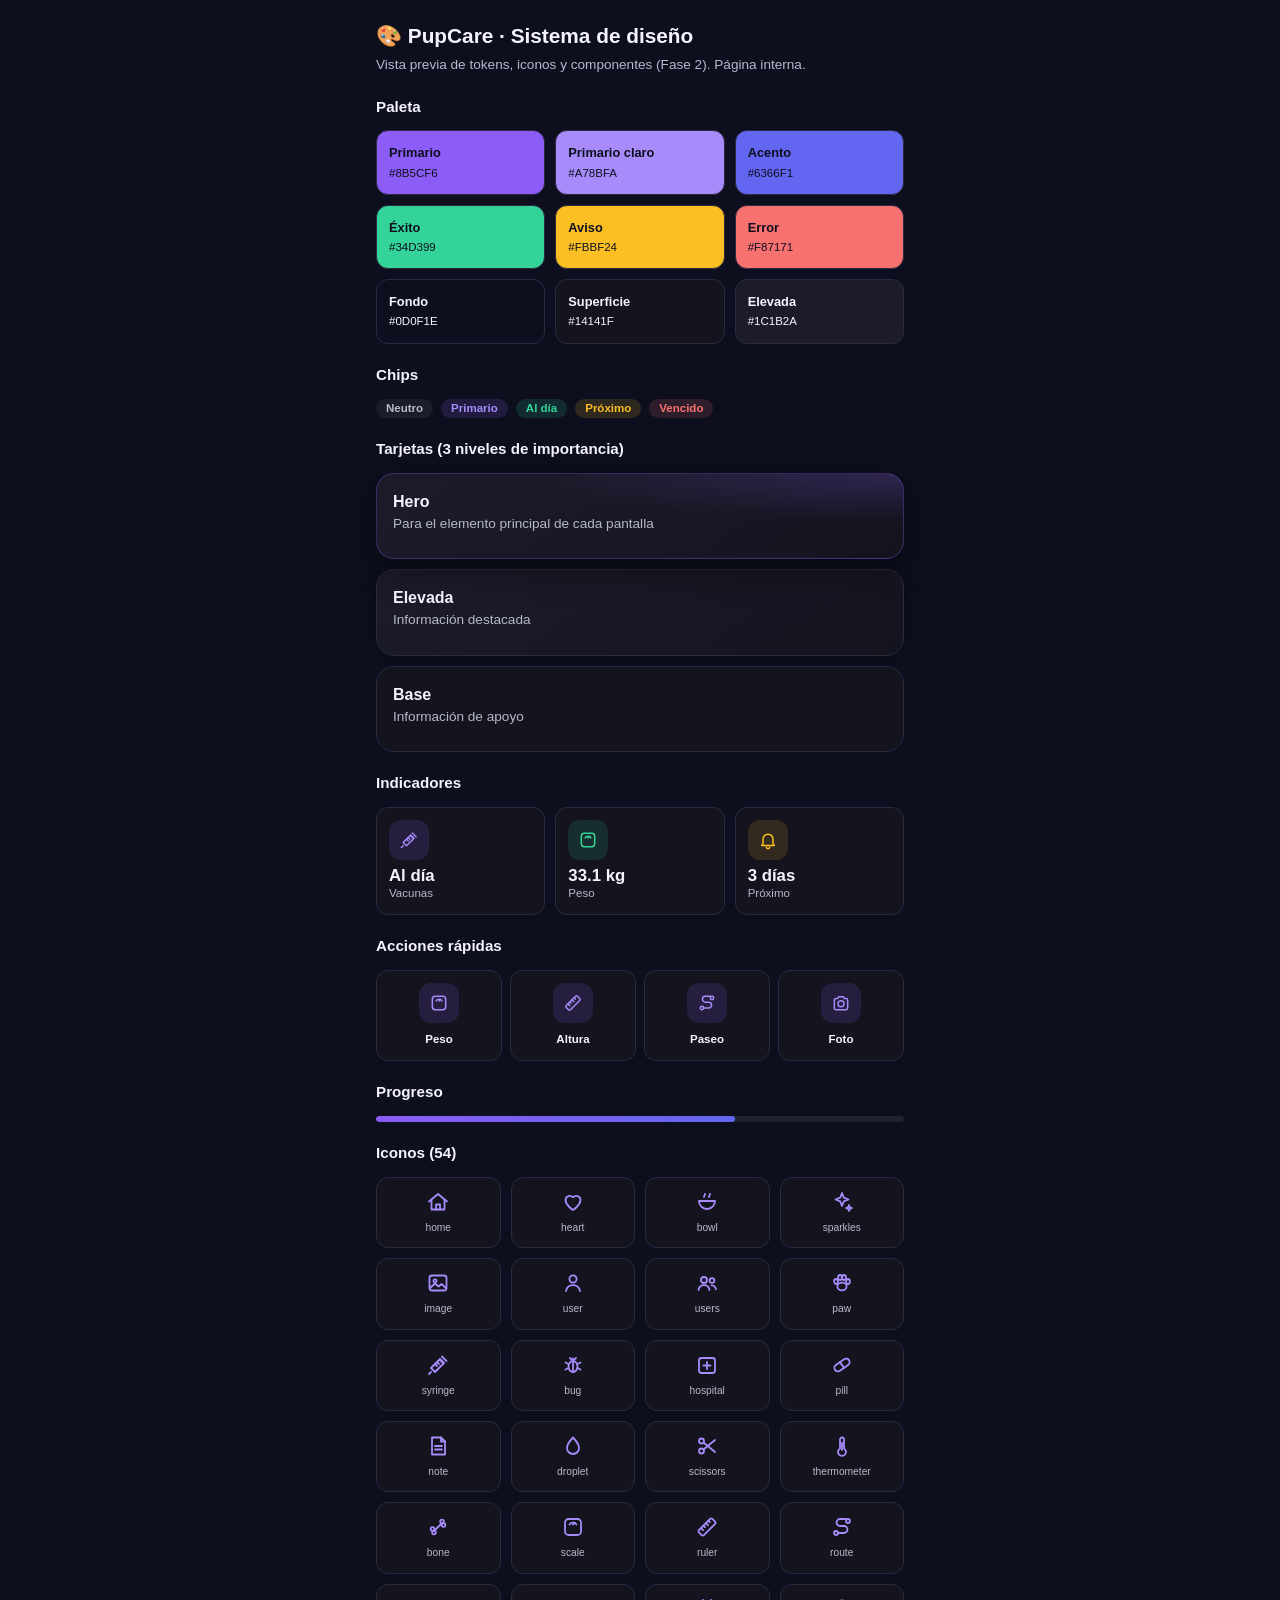
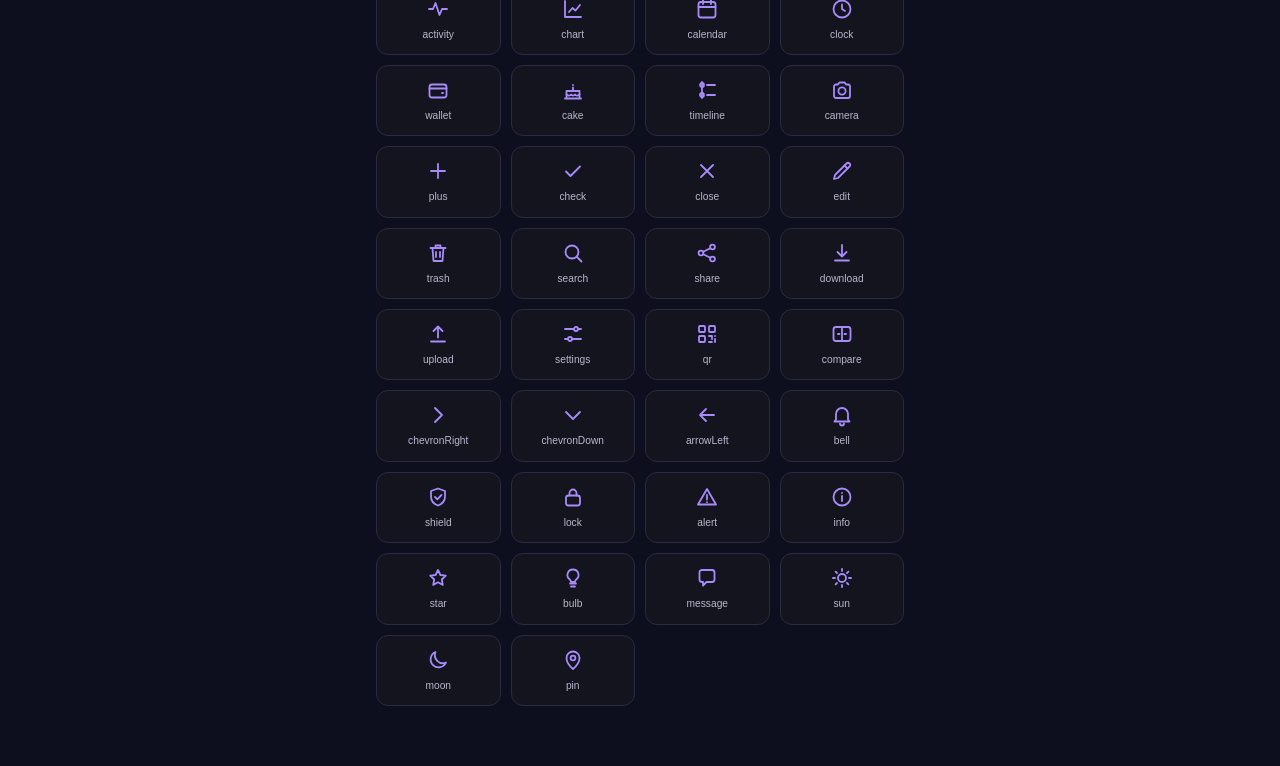
<file: design-system.html>
<!DOCTYPE html>
<html lang="es">
<head>
  <meta charset="UTF-8">
  <meta name="viewport" content="width=device-width, initial-scale=1">
  <meta name="theme-color" content="#0D0F1E">
  <meta name="robots" content="noindex">
  <title>PupCare · Sistema de diseño</title>
  <link rel="stylesheet" href="css/style.css?v=35">
  <style>
    body { padding: 20px 16px 60px; max-width: 560px; margin: 0 auto; }
    h1 { font-size: 1.3rem; margin-bottom: 4px; }
    .sub { color: var(--text2); font-size: .85rem; margin-bottom: 8px; }
    .swatches { display: grid; grid-template-columns: repeat(3, 1fr); gap: 10px; }
    .sw { border-radius: 12px; padding: 12px; font-size: .72rem; border: 1px solid var(--border); }
    .sw b { display: block; font-size: .8rem; margin-bottom: 2px; }
    .icons { display: grid; grid-template-columns: repeat(4, 1fr); gap: 10px; }
    .ic { display: flex; flex-direction: column; align-items: center; gap: 6px; padding: 12px 4px;
          background: var(--card); border: 1px solid var(--border); border-radius: 12px;
          color: var(--primary-light); font-size: .64rem; color: var(--text2); }
    .ic svg { color: var(--primary-light); }
    .row { display: flex; gap: 8px; flex-wrap: wrap; margin-bottom: 10px; }
    .grid3 { display: grid; grid-template-columns: repeat(3, 1fr); gap: 10px; }
    .grid4 { display: grid; grid-template-columns: repeat(4, 1fr); gap: 8px; }
  </style>
</head>
<body>
  <h1>🎨 PupCare · Sistema de diseño</h1>
  <p class="sub">Vista previa de tokens, iconos y componentes (Fase 2). Página interna.</p>

  <div class="ui-section-head"><span class="ui-section-title">Paleta</span></div>
  <div class="swatches" id="sw"></div>

  <div class="ui-section-head"><span class="ui-section-title">Chips</span></div>
  <div class="row">
    <span class="ui-chip">Neutro</span>
    <span class="ui-chip ui-chip--primary">Primario</span>
    <span class="ui-chip ui-chip--success">Al día</span>
    <span class="ui-chip ui-chip--warning">Próximo</span>
    <span class="ui-chip ui-chip--danger">Vencido</span>
  </div>

  <div class="ui-section-head"><span class="ui-section-title">Tarjetas (3 niveles de importancia)</span></div>
  <div class="ui-card--hero ui-card" style="margin-bottom:10px;">
    <b>Hero</b><div class="sub">Para el elemento principal de cada pantalla</div>
  </div>
  <div class="ui-card ui-card--elev" style="margin-bottom:10px;">
    <b>Elevada</b><div class="sub">Información destacada</div>
  </div>
  <div class="ui-card"><b>Base</b><div class="sub">Información de apoyo</div></div>

  <div class="ui-section-head"><span class="ui-section-title">Indicadores</span></div>
  <div class="grid3" id="stats"></div>

  <div class="ui-section-head"><span class="ui-section-title">Acciones rápidas</span></div>
  <div class="grid4" id="actions"></div>

  <div class="ui-section-head"><span class="ui-section-title">Progreso</span></div>
  <div class="ui-progress"><div class="ui-progress-fill" style="width:68%"></div></div>

  <div class="ui-section-head"><span class="ui-section-title">Iconos (<span id="n"></span>)</span></div>
  <div class="icons" id="icons"></div>

  <script src="js/ui-kit.js?v=35"></script>
  <script>
    const cols = [['primary','Primario'],['primaryLight','Primario claro'],['accent','Acento'],
      ['success','Éxito'],['warning','Aviso'],['danger','Error'],['bg','Fondo'],['card','Superficie'],['cardElevated','Elevada']];
    document.getElementById('sw').innerHTML = cols.map(([k,l]) =>
      '<div class="sw" style="background:'+THEME[k]+';color:'+(['bg','card','cardElevated'].includes(k)?'#F5F3FF':'#0D0F1E')+'"><b>'+l+'</b>'+THEME[k]+'</div>').join('');
    document.getElementById('stats').innerHTML = [
      ['syringe','primary','Al día','Vacunas'],['scale','success','33.1 kg','Peso'],['bell','warning','3 días','Próximo']
    ].map(([i,t,v,l]) => '<div class="ui-stat">'+Icon.badge(i,t)+'<div><div class="ui-stat-value">'+v+'</div><div class="ui-stat-label">'+l+'</div></div></div>').join('');
    document.getElementById('actions').innerHTML = [
      ['scale','Peso'],['ruler','Altura'],['route','Paseo'],['camera','Foto']
    ].map(([i,l]) => '<div class="ui-action">'+Icon.badge(i,'primary')+l+'</div>').join('');
    document.getElementById('icons').innerHTML = Icon.names().map(n =>
      '<div class="ic">'+Icon.get(n,24)+n+'</div>').join('');
    document.getElementById('n').textContent = Icon.names().length;
  </script>
</body>
</html>
</file>
<file: css/style.css>
/* ━━━━━━━━━━━━━━━━━━━━━━━━━━━━━━━━━━━━━━━━━━━
   PUPCARE CONTROL — v4 Dark Purple Dashboard
━━━━━━━━━━━━━━━━━━━━━━━━━━━━━━━━━━━━━━━━━━━ */

:root {
  /* ── Identidad ── */
  --primary:        #8B5CF6;
  --primary-dark:   #7C3AED;
  --primary-light:  #A78BFA;
  --primary-glow:   rgba(139,92,246,0.25);
  --accent:         #6366F1;

  /* ── Estados ── */
  --secondary:      #34D399;   /* verde (alias histórico de success) */
  --success:        #34D399;
  --warning:        #FBBF24;
  --danger:         #F87171;
  --info:           #60A5FA;

  /* ── Versiones RGB (para rgba(var(--x-rgb), alpha)) ── */
  --primary-rgb:    139,92,246;
  --accent-rgb:     99,102,241;
  --success-rgb:    52,211,153;
  --warning-rgb:    251,191,36;
  --danger-rgb:     248,113,113;
  --info-rgb:       96,165,250;

  /* ── Superficies (fondo conserva #0D0F1E por el splash del APK) ── */
  --bg:             #0D0F1E;
  --bg2:            #101019;
  --card:           #14141F;
  --card2:          #1C1B2A;
  --border:         #2B2A40;

  /* ── Texto ── */
  --text:           #F5F3FF;
  --text2:          #B8B8CC;   /* 9.4:1 sobre tarjeta (antes 7.2) */
  --text3:          #8E8EA6;   /* 5.7:1 (antes 3.7, bajo el mínimo legible) */

  /* ── Gradientes y brillos ── */
  --grad-primary:   linear-gradient(135deg, #8B5CF6, #6366F1);
  --grad-surface:   linear-gradient(145deg, #1C1B2A, #14141F);
  --glow-primary:   0 0 28px rgba(139,92,246,0.35);

  /* ── Medidas ── */
  --header-h:       64px;
  --safe-b:         env(safe-area-inset-bottom, 0px);   /* zona segura inferior del dispositivo */
  --fab-clear:      88px;                               /* espacio para el botón flotante */
  --tabs-h:         68px;
  --radius:         18px;
  --radius-sm:      12px;
  --radius-xs:      8px;
  --radius-pill:    999px;
  --sp-1: 4px;  --sp-2: 8px;  --sp-3: 12px;
  --sp-4: 16px; --sp-5: 20px; --sp-6: 24px;

  /* ── Sombras ── */
  --shadow:         0 4px 20px rgba(0,0,0,0.4);
  --shadow-card:    0 2px 12px rgba(0,0,0,0.3);
  --shadow-elev:    0 10px 32px rgba(0,0,0,0.45);

  /* ── Movimiento ── */
  --tr:             0.2s ease;
  --ease-out:       cubic-bezier(0.16, 1, 0.3, 1);
  --dur-fast:       0.15s;
  --dur:            0.25s;

  /* ── Tipografía ── */
  --font: -apple-system, BlinkMacSystemFont, 'Segoe UI', Roboto, 'Helvetica Neue', Arial, sans-serif;
}

*, *::before, *::after { box-sizing: border-box; margin: 0; padding: 0; }
html { font-size: 16px; -webkit-tap-highlight-color: transparent; }
body {
  font-family: var(--font);
  background: var(--bg); color: var(--text);
  line-height: 1.5; min-height: 100vh; overflow-x: hidden;
  transition: background var(--tr), color var(--tr);
}
img { max-width: 100%; display: block; }
button { cursor: pointer; border: none; background: none; font-family: inherit; font-size: inherit; color: inherit; }
input, select, textarea {
  font-family: inherit; font-size: 0.95rem;
  color: var(--text); background: var(--card2);
  border: 1.5px solid var(--border);
  border-radius: var(--radius-sm); padding: 13px 16px; width: 100%;
  outline: none; transition: border-color var(--tr);
}
input:focus, select:focus, textarea:focus { border-color: var(--primary); }
textarea { resize: vertical; min-height: 80px; }
label { font-size: 0.8rem; font-weight: 600; color: var(--text2); display: block; margin-bottom: 6px; letter-spacing: 0.3px; }

/* ━━━━━━━━━━━━━━━━━━━━━━━━━━━━
   LOADING
━━━━━━━━━━━━━━━━━━━━━━━━━━━━ */
#loadingScreen {
  position: fixed; inset: 0;
  background:
    radial-gradient(circle at 50% 36%, rgba(var(--primary-rgb),0.16), transparent 55%),
    var(--bg);
  display: flex; align-items: center; justify-content: center; z-index: 9999;
  opacity: 1;
  transition: opacity 0.35s ease;
}
#loadingScreen.loading-hide { opacity: 0; pointer-events: none; }

.load-wrap { text-align: center; }

/* Logo real de la app con anillo girando (continuidad con el splash nativo) */
.load-logo-ring {
  position: relative;
  width: 128px; height: 128px;
  margin: 0 auto 22px;
  display: grid; place-items: center;
}
.load-logo-ring::after {
  content: '';
  position: absolute; inset: 0;
  border-radius: 50%;
  border: 3px solid transparent;
  border-top-color: var(--primary);
  border-right-color: rgba(var(--primary-rgb),0.25);
  animation: loadSpin 0.9s linear infinite;
}
@keyframes loadSpin { to { transform: rotate(360deg); } }

.load-logo {
  width: 104px; height: 104px;
  border-radius: 50%;
  box-shadow: 0 0 44px rgba(var(--primary-rgb),0.45);
  animation: logoBreath 2s ease-in-out infinite;
}
@keyframes logoBreath {
  0%, 100% { transform: scale(1); }
  50%      { transform: scale(1.04); }
}

.load-name {
  font-size: 1.55rem;
  font-weight: 800;
  color: #fff;
  letter-spacing: 0.5px;
  margin-bottom: 6px;
}
.load-tag {
  font-size: 0.82rem;
  color: var(--text2);
}

/* ━━━━━━━━━━━━━━━━━━━━━━━━━━━━
   AUTH
━━━━━━━━━━━━━━━━━━━━━━━━━━━━ */
#authScreen { min-height: 100vh; display: flex; }
.auth-bg {
  flex: 1; display: flex; align-items: center; justify-content: center;
  padding: 24px 20px;
  background: radial-gradient(ellipse at top, #1a1040 0%, var(--bg) 60%);
}
.auth-container { width: 100%; max-width: 380px; }
.auth-logo { text-align: center; margin-bottom: 36px; }
.auth-icon-wrap {
  width: 72px; height: 72px;
  background: linear-gradient(135deg, var(--primary), var(--primary-light));
  border-radius: 22px; font-size: 2rem;
  display: flex; align-items: center; justify-content: center;
  margin: 0 auto 16px; box-shadow: 0 8px 24px var(--primary-glow);
}
.auth-logo h1 { font-size: 2rem; font-weight: 800; color: var(--text); }
.auth-logo p  { color: var(--text2); font-size: 0.9rem; margin-top: 4px; }
.auth-divider {
  text-align: center; position: relative; margin: 16px 0;
}
.auth-divider::before {
  content: ''; position: absolute; top: 50%; left: 0; right: 0;
  height: 1px; background: var(--border);
}
.auth-divider span {
  background: var(--bg); color: var(--text2);
  font-size: 0.78rem; padding: 0 12px; position: relative;
}
.auth-hint { color: var(--text2); font-size: 0.88rem; margin-bottom: 16px; line-height: 1.6; }

/* ━━━━━━━━━━━━━━━━━━━━━━━━━━━━
   HEADER
━━━━━━━━━━━━━━━━━━━━━━━━━━━━ */
.app-header {
  position: fixed; top: 0; left: 0; right: 0; z-index: 100;
  height: var(--header-h);
  background: var(--bg2);
  border-bottom: 1px solid var(--border);
  display: flex; align-items: center; justify-content: space-between;
  padding: 0 20px;
}
.header-left { display: flex; align-items: center; gap: 12px; }
.header-logo {
  width: 40px; height: 40px;
  background: linear-gradient(135deg, var(--primary), var(--primary-light));
  border-radius: 12px; display: flex; align-items: center; justify-content: center;
  font-size: 1.2rem;
}
.header-subtitle { font-size: 0.7rem; color: var(--text2); letter-spacing: 0.5px; }
.header-title { font-size: 1rem; font-weight: 700; }
.header-actions { display: flex; align-items: center; gap: 6px; }
.btn-header-icon {
  width: 38px; height: 38px; border-radius: 50%;
  display: flex; align-items: center; justify-content: center;
  font-size: 1rem; color: var(--text2);
  transition: background var(--tr);
}
.btn-header-icon:hover { background: var(--card2); }
.header-avatar {
  width: 32px; height: 32px; border-radius: 50%;
  object-fit: cover; border: 2px solid var(--primary);
}

/* ━━━━━━━━━━━━━━━━━━━━━━━━━━━━
   TAB BAR
━━━━━━━━━━━━━━━━━━━━━━━━━━━━ */
.tab-bar {
  position: fixed; bottom: 0; left: 0; right: 0; z-index: 100;
  height: calc(var(--tabs-h) + var(--safe-b)); padding-bottom: var(--safe-b); background: var(--bg2);
  border-top: 1px solid var(--border);
  display: flex;
}
.tab-btn {
  flex: 1; display: flex; flex-direction: column; align-items: center;
  justify-content: center; gap: 4px;
  color: var(--text2); font-size: 0.65rem; font-weight: 600;
  transition: color var(--tr); padding: 8px 4px;
}
.tab-btn svg { transition: transform var(--tr); }
.tab-btn.active { color: var(--primary); }
.tab-btn.active svg { transform: scale(1.1); }

/* ━━━━━━━━━━━━━━━━━━━━━━━━━━━━
   MAIN CONTENT
━━━━━━━━━━━━━━━━━━━━━━━━━━━━ */
.main-content {
  margin-top: var(--header-h); margin-bottom: calc(var(--tabs-h) + var(--safe-b));
  padding: 16px 16px calc(var(--fab-clear) + 8px);
  min-height: calc(100vh - var(--header-h) - var(--tabs-h));
}
.view { display: none; }
.view.active { display: block; }

/* ━━━━━━━━━━━━━━━━━━━━━━━━━━━━
   SECTION HEADER
━━━━━━━━━━━━━━━━━━━━━━━━━━━━ */
.sec-header { display: flex; align-items: center; justify-content: space-between; margin-bottom: 14px; }
.sec-title { font-size: 1.1rem; font-weight: 800; }

/* ━━━━━━━━━━━━━━━━━━━━━━━━━━━━
   HOME — PET CARD
━━━━━━━━━━━━━━━━━━━━━━━━━━━━ */
.pet-card {
  background: linear-gradient(135deg, #1e1040 0%, var(--card) 100%);
  border: 1px solid var(--border);
  border-radius: var(--radius); padding: 20px;
  margin-bottom: 14px; box-shadow: var(--shadow);
  position: relative; overflow: hidden;
}
.pet-card::before {
  content: ''; position: absolute; top: -30px; right: -30px;
  width: 120px; height: 120px;
  background: var(--primary-glow); border-radius: 50%;
}
.pet-card-top { display: flex; align-items: center; gap: 16px; margin-bottom: 16px; }
.pet-photo-wrap { position: relative; flex-shrink: 0; }
.pet-photo {
  width: 76px; height: 76px; border-radius: 50%;
  object-fit: cover;
  border: 3px solid var(--primary);
  box-shadow: 0 0 0 3px var(--primary-glow);
}
.pet-photo-edit {
  position: absolute; bottom: 0; right: 0;
  width: 24px; height: 24px; background: var(--primary);
  border-radius: 50%; display: flex; align-items: center; justify-content: center;
  font-size: 0.7rem; color: #fff; cursor: pointer;
}
.pet-info { flex: 1; min-width: 0; }
.pet-name { font-size: 1.6rem; font-weight: 800; letter-spacing: -0.5px; }
.pet-meta { font-size: 0.82rem; color: var(--text2); margin-top: 2px; }
.pet-meta span { margin: 0 4px; }
.pet-meta span:first-child { margin-left: 0; }
.pet-badges { display: flex; gap: 8px; margin-top: 0; }
.pet-badge {
  display: flex; flex-direction: column; align-items: center;
  background: var(--card2); border-radius: var(--radius-xs);
  padding: 8px 14px; min-width: 64px;
}
.pet-badge-num { font-size: 1.2rem; font-weight: 800; }
.pet-badge-num.blue   { color: var(--info); }
.pet-badge-num.green  { color: var(--secondary); }
.pet-badge-num.amber  { color: var(--warning); }
.pet-badge-label { font-size: 0.68rem; color: var(--text2); margin-top: 2px; }

/* ━━━━━━━━━━━━━━━━━━━━━━━━━━━━
   HOME — INFO GRID
━━━━━━━━━━━━━━━━━━━━━━━━━━━━ */
.info-grid { display: grid; grid-template-columns: 1fr 1fr; gap: 10px; margin-bottom: 14px; }
.info-card {
  background: var(--card); border: 1px solid var(--border);
  border-radius: var(--radius-sm); padding: 14px;
  box-shadow: var(--shadow-card);
}
.info-card.full { grid-column: 1 / -1; }
.info-label { font-size: 0.74rem; color: var(--text2); margin-bottom: 4px; font-weight: 500; }
.info-value { font-size: 1rem; font-weight: 700; }
.info-sub   { font-size: 0.74rem; color: var(--text2); margin-top: 2px; }
.info-value.green { color: var(--secondary); }
.info-value.amber { color: var(--warning); }
.info-value.red   { color: var(--danger); }

/* ━━━━━━━━━━━━━━━━━━━━━━━━━━━━
   HOME — TASKS
━━━━━━━━━━━━━━━━━━━━━━━━━━━━ */
.home-section { margin-bottom: 16px; }
.home-sec-header {
  display: flex; align-items: center; justify-content: space-between;
  margin-bottom: 12px;
}
.home-sec-title { font-size: 1rem; font-weight: 700; }

.task-group-label {
  display: inline-flex; align-items: center; gap: 6px;
  font-size: 0.75rem; font-weight: 700; padding: 4px 10px;
  border-radius: 20px; margin-bottom: 8px;
}
.task-group-label.urgent  { background: rgba(var(--danger-rgb),0.15);  color: var(--danger); }
.task-group-label.soon    { background: rgba(var(--warning-rgb),0.15); color: var(--warning); }
.task-group-label.ok      { background: rgba(var(--success-rgb),0.15); color: var(--secondary); }

.task-card {
  background: var(--card); border: 1px solid var(--border);
  border-radius: var(--radius-sm); padding: 14px;
  margin-bottom: 8px; box-shadow: var(--shadow-card);
}
.task-card-top { display: flex; align-items: center; gap: 12px; margin-bottom: 8px; }
.task-icon {
  width: 38px; height: 38px; border-radius: 50%;
  background: var(--card2); display: flex; align-items: center; justify-content: center;
  font-size: 1.1rem; flex-shrink: 0;
}
.task-info { flex: 1; }
.task-name { font-weight: 700; font-size: 0.9rem; }
.task-date { font-size: 0.75rem; color: var(--text2); }
.task-actions { display: flex; align-items: center; gap: 6px; }
.task-badge {
  font-size: 0.72rem; font-weight: 700; padding: 3px 8px;
  border-radius: 20px; background: rgba(var(--warning-rgb),0.15); color: var(--warning);
}
.task-badge.urgent { background: rgba(var(--danger-rgb),0.15); color: var(--danger); }
.task-badge.ok     { background: rgba(var(--success-rgb),0.15); color: var(--secondary); }
.task-btn {
  width: 28px; height: 28px; border-radius: 50%;
  display: flex; align-items: center; justify-content: center;
  font-size: 0.85rem;
}
.task-btn.check { background: rgba(var(--success-rgb),0.15); color: var(--secondary); }
.task-btn.del   { background: rgba(var(--danger-rgb),0.15);  color: var(--danger); }
.task-progress { height: 3px; background: var(--border); border-radius: 2px; overflow: hidden; }
.task-progress-fill { height: 100%; border-radius: 2px; transition: width 0.5s ease; }

/* ━━━━━━━━━━━━━━━━━━━━━━━━━━━━
   HOME — RECENT ACTIVITY
━━━━━━━━━━━━━━━━━━━━━━━━━━━━ */
.activity-card {
  background: var(--card); border: 1px solid var(--border);
  border-radius: var(--radius-sm); padding: 12px 14px;
  margin-bottom: 8px; display: flex; align-items: center; gap: 12px;
}
.activity-icon { font-size: 1.4rem; flex-shrink: 0; }
.activity-info { flex: 1; }
.activity-title { font-weight: 600; font-size: 0.9rem; }
.activity-sub   { font-size: 0.75rem; color: var(--text2); }
.activity-del { color: var(--danger); font-size: 0.9rem; padding: 6px; border-radius: 6px; }
.activity-del:hover { background: rgba(var(--danger-rgb),0.1); }

/* ━━━━━━━━━━━━━━━━━━━━━━━━━━━━
   CARDS (generic)
━━━━━━━━━━━━━━━━━━━━━━━━━━━━ */
.card {
  background: var(--card); border: 1px solid var(--border);
  border-radius: var(--radius-sm); padding: 14px 16px;
  margin-bottom: 10px; box-shadow: var(--shadow-card);
}
.card-row { display: flex; align-items: center; gap: 12px; }
.card-icon { font-size: 1.5rem; flex-shrink: 0; }
.card-info { flex: 1; min-width: 0; }
.card-title { font-weight: 600; font-size: 0.92rem; white-space: nowrap; overflow: hidden; text-overflow: ellipsis; }
.card-sub   { font-size: 0.78rem; color: var(--text2); margin-top: 2px; }
.card-note  { font-size: 0.82rem; color: var(--text2); margin-top: 8px; line-height: 1.45; }

/* ━━━━━━━━━━━━━━━━━━━━━━━━━━━━
   PROFILE VIEW
━━━━━━━━━━━━━━━━━━━━━━━━━━━━ */
.profile-hero {
  background: linear-gradient(135deg, #1e1040, var(--card));
  border: 1px solid var(--border);
  border-radius: var(--radius); padding: 28px 20px;
  text-align: center; margin-bottom: 16px;
  box-shadow: var(--shadow);
}
.profile-photo-wrap { position: relative; display: inline-block; margin-bottom: 14px; }
.profile-photo {
  width: 100px; height: 100px; border-radius: 50%;
  object-fit: cover; border: 3px solid var(--primary);
  box-shadow: 0 0 0 4px var(--primary-glow);
}
.photo-edit-btn {
  position: absolute; bottom: 2px; right: 2px;
  width: 28px; height: 28px; background: var(--primary);
  border-radius: 50%; display: flex; align-items: center; justify-content: center;
  font-size: 0.8rem; color: #fff;
}
.profile-name  { font-size: 1.6rem; font-weight: 800; }
.profile-breed { color: var(--text2); font-size: 0.88rem; margin-top: 3px; }
.profile-age {
  display: inline-block; background: var(--primary);
  color: #fff; padding: 5px 16px; border-radius: 20px;
  font-size: 0.8rem; font-weight: 700; margin-top: 10px;
}

/* ━━━━━━━━━━━━━━━━━━━━━━━━━━━━
   SUB TABS
━━━━━━━━━━━━━━━━━━━━━━━━━━━━ */
.sub-tabs { display: flex; gap: 8px; margin-bottom: 14px; overflow-x: auto; scrollbar-width: none; padding-bottom: 2px; }
.sub-tabs::-webkit-scrollbar { display: none; }
.sub-tab {
  flex: 0 0 auto; padding: 8px 18px; border-radius: 20px;
  font-size: 0.82rem; font-weight: 700; color: var(--text2);
  background: var(--card); border: 1.5px solid var(--border);
  transition: all var(--tr);
}
.sub-tab.active { background: var(--primary); color: #fff; border-color: var(--primary); }

/* ━━━━━━━━━━━━━━━━━━━━━━━━━━━━
   ALBUM
━━━━━━━━━━━━━━━━━━━━━━━━━━━━ */
.album-grid { display: grid; grid-template-columns: repeat(3,1fr); gap: 3px; }
.album-item { aspect-ratio:1; border-radius:8px; overflow:hidden; cursor:pointer; }
.album-item img { width:100%; height:100%; object-fit:cover; transition:transform var(--tr); }
.album-item:hover img { transform:scale(1.06); }
.album-month-header { font-size:0.78rem; font-weight:700; color:var(--text2); text-transform:uppercase; letter-spacing:0.5px; margin:14px 0 8px; }

/* ━━━━━━━━━━━━━━━━━━━━━━━━━━━━
   FEEDING
━━━━━━━━━━━━━━━━━━━━━━━━━━━━ */
.plan-card {
  background: var(--card); border: 1px solid var(--border);
  border-radius: var(--radius-sm); padding: 16px;
  border-top: 3px solid var(--secondary); margin-bottom: 14px;
}
.plan-grid { display:grid; grid-template-columns:1fr 1fr; gap:8px; margin-top:10px; }
.plan-item { background:var(--card2); border-radius:var(--radius-xs); padding:10px 12px; font-size:0.88rem; font-weight:600; }
.plan-item span { color:var(--text2); display:block; font-size:0.72rem; font-weight:400; margin-bottom:2px; }

/* ━━━━━━━━━━━━━━━━━━━━━━━━━━━━
   EMPTY STATE
━━━━━━━━━━━━━━━━━━━━━━━━━━━━ */
.empty-state { text-align:center; padding:44px 24px; color:var(--text2); }
.empty-icon  { font-size:3rem; margin-bottom:12px; }
.empty-state h4 { font-size:1rem; font-weight:700; margin-bottom:6px; color:var(--text); }
.empty-state p  { font-size:0.84rem; line-height:1.5; }

/* ━━━━━━━━━━━━━━━━━━━━━━━━━━━━
   BUTTONS
━━━━━━━━━━━━━━━━━━━━━━━━━━━━ */
.btn-primary {
  background: var(--primary); color: #fff;
  padding: 13px 20px; border-radius: var(--radius-sm);
  font-weight: 700; font-size: 0.95rem;
  display: inline-flex; align-items: center; justify-content: center; gap: 8px;
  transition: all var(--tr); width: auto;
}
.btn-primary:hover { background: var(--primary-dark); transform: translateY(-1px); }
.btn-outline {
  background: transparent; color: var(--text);
  border: 1.5px solid var(--border);
  padding: 12px 20px; border-radius: var(--radius-sm);
  font-weight: 600; font-size: 0.95rem;
  display: inline-flex; align-items: center; justify-content: center; gap: 8px;
  transition: all var(--tr);
}
.btn-outline:hover { background: var(--card2); }
.btn-danger {
  background: var(--danger); color: #fff;
  padding: 12px 20px; border-radius: var(--radius-sm);
  font-weight: 700; font-size: 0.95rem;
}
.btn-text {
  color: var(--primary); padding: 10px;
  font-weight: 600; font-size: 0.9rem;
  width: 100%; text-align: center; display: block;
}
.btn-full { width: 100%; }
.btn-fab {
  position: fixed; bottom: calc(var(--tabs-h) + var(--safe-b) + 16px); right: 16px;
  width: 52px; height: 52px; border-radius: 50%;
  background: var(--primary); color: #fff; font-size: 1.7rem;
  box-shadow: 0 4px 20px var(--primary-glow);
  display: flex; align-items: center; justify-content: center;
  z-index: 90; transition: all var(--tr);
}
.btn-fab:hover { transform: scale(1.1); background: var(--primary-dark); }
/* Estado oculto al hacer scroll hacia abajo */
.btn-fab.fab-hidden {
  transform: translateY(90px) scale(0.7) !important;
  opacity: 0 !important;
  pointer-events: none;
}
.btn-sm { padding: 7px 14px; border-radius: var(--radius-xs); font-size: 0.8rem; font-weight: 700; }
.btn-delete { color:var(--danger); font-size:1rem; padding:6px 8px; border-radius:6px; transition:background var(--tr); }
.btn-delete:hover { background:rgba(var(--danger-rgb),0.1); }
.btn-edit { color:var(--primary); font-size:1rem; padding:6px 8px; border-radius:6px; transition:background var(--tr); }
.btn-edit:hover { background:var(--primary-glow); }
.btn-add {
  background: var(--primary); color: #fff;
  padding: 8px 16px; border-radius: var(--radius-xs);
  font-size: 0.82rem; font-weight: 700;
  display: inline-flex; align-items: center; gap: 6px;
}
.btn-google {
  background: var(--card); color: var(--text);
  border: 1.5px solid var(--border);
  padding: 13px 20px; border-radius: var(--radius-sm);
  font-weight: 600; font-size: 0.95rem;
  display: flex; align-items: center; justify-content: center;
  gap: 10px; transition: all var(--tr); width: 100%; margin-bottom: 4px;
}
.btn-google:hover { background: var(--card2); }

/* ━━━━━━━━━━━━━━━━━━━━━━━━━━━━
   FIELDS
━━━━━━━━━━━━━━━━━━━━━━━━━━━━ */
.field { margin-bottom: 14px; }
.field-row { display: grid; grid-template-columns: 1fr 1fr; gap: 12px; }

/* ━━━━━━━━━━━━━━━━━━━━━━━━━━━━
   MODAL
━━━━━━━━━━━━━━━━━━━━━━━━━━━━ */
/* ━━━━━━━━━━━━━━━━━━━━━━━━━━━━
   🔒 BLOQUEO DE SCROLL (sensación nativa)
━━━━━━━━━━━━━━━━━━━━━━━━━━━━ */
body.modal-open {
  overflow: hidden;
  position: fixed;
  width: 100%;
}

/* Overlays base — fade suave del fondo con blur */
.modal-overlay, .panel-overlay, .search-overlay {
  opacity: 0;
  transition: opacity 0.25s ease;
}
.modal-overlay.overlay-visible,
.panel-overlay.overlay-visible,
.search-overlay.overlay-visible {
  opacity: 1;
}

.modal-overlay {
  position: fixed; inset: 0;
  background: rgba(0,0,0,0.55);
  -webkit-backdrop-filter: blur(8px);
  backdrop-filter: blur(8px);
  z-index: 500; display: flex; align-items: flex-end; justify-content: center;
  overscroll-behavior: contain;
}
.modal-sheet {
  background: var(--bg2); border-radius: 24px 24px 0 0;
  width: 100%; max-width: 480px; max-height: 92vh; overflow-y: auto;
  overscroll-behavior: contain;
  -webkit-overflow-scrolling: touch;
  transform: translateY(100%);
  transition: transform 0.28s cubic-bezier(0.32, 0.72, 0, 1);
  border-top: 1px solid var(--border);
}
.overlay-visible .modal-sheet { transform: translateY(0); }
@keyframes slideUp { from{transform:translateY(100%)} to{transform:translateY(0)} }
.modal-handle { width:36px; height:4px; background:var(--border); border-radius:2px; margin:12px auto 0; }
.modal-header {
  display:flex; align-items:center; justify-content:space-between;
  padding:14px 20px 12px; border-bottom:1px solid var(--border);
  position:sticky; top:0; background:var(--bg2); z-index:1;
}
.modal-header h3 { font-size:1rem; font-weight:700; }
.modal-body { padding:18px 20px 8px; }

/* ━━━━━━━━━━━━━━━━━━━━━━━━━━━━
   SETTINGS PANEL
━━━━━━━━━━━━━━━━━━━━━━━━━━━━ */
.panel-overlay {
  position: fixed; inset: 0;
  background: rgba(0,0,0,0.5);
  -webkit-backdrop-filter: blur(8px);
  backdrop-filter: blur(8px);
  z-index: 400; display: flex; align-items: flex-end;
  overscroll-behavior: contain;
}
.panel-sheet {
  background: var(--bg2); border-radius: 24px 24px 0 0;
  width: 100%; padding-bottom: 32px;
  max-height: 90vh; overflow-y: auto;
  overscroll-behavior: contain;
  -webkit-overflow-scrolling: touch;
  border-top: 1px solid var(--border);
  transform: translateY(100%);
  transition: transform 0.28s cubic-bezier(0.32, 0.72, 0, 1);
}
.overlay-visible .panel-sheet { transform: translateY(0); }
.panel-header {
  display:flex; align-items:center; justify-content:space-between;
  padding:18px 20px 14px; border-bottom:1px solid var(--border);
  position: sticky; top: 0; background: var(--bg2); z-index: 1;
}
.panel-header h3 { font-size:1rem; font-weight:700; }
.panel-body { padding:8px 0; }
.setting-row {
  display:flex; align-items:center; gap:14px;
  padding:16px 20px; cursor:pointer; transition:background var(--tr);
}
.setting-row:hover { background: var(--card2); }
.setting-icon { font-size:1.3rem; width:30px; text-align:center; }
.setting-info { flex:1; }
.setting-label { font-weight:600; font-size:0.92rem; }
.setting-value { font-size:0.78rem; color:var(--text2); margin-top:2px; }
.setting-arrow { color:var(--text2); font-size:1.2rem; }

/* ━━━━━━━━━━━━━━━━━━━━━━━━━━━━
   CONFIRM
━━━━━━━━━━━━━━━━━━━━━━━━━━━━ */
.confirm-box {
  background: var(--bg2); border-radius: var(--radius);
  padding: 28px 24px; max-width: 310px;
  width: calc(100% - 32px); text-align: center;
  margin: auto;
  border: 1px solid var(--border);
  transform: scale(0.88); opacity: 0;
  transition: transform 0.25s cubic-bezier(0.34,1.4,0.64,1), opacity 0.2s ease;
}
.overlay-visible .confirm-box { transform: scale(1); opacity: 1; }
@keyframes popIn { from{transform:scale(0.88);opacity:0} to{transform:scale(1);opacity:1} }
.confirm-box h3 { font-size:1.05rem; font-weight:700; margin-bottom:8px; }
.confirm-box p  { font-size:0.88rem; color:var(--text2); margin-bottom:22px; line-height:1.5; }
.confirm-actions { display:flex; gap:10px; }
.confirm-actions button { flex:1; }

/* ━━━━━━━━━━━━━━━━━━━━━━━━━━━━
   TOAST
━━━━━━━━━━━━━━━━━━━━━━━━━━━━ */
#toastContainer {
  position:fixed; bottom:calc(var(--tabs-h) + var(--safe-b) + 76px);   /* sobre el botón flotante */
  left:50%; transform:translateX(-50%);
  z-index:9000; display:flex; flex-direction:column; gap:8px;
  align-items:center; pointer-events:none;
  width:calc(100% - 32px); max-width:360px;
}
.toast {
  background:#1e2140; color:#fff; border:1px solid var(--border);
  padding:12px 18px; border-radius:12px;
  font-size:0.88rem; font-weight:500;
  box-shadow:var(--shadow); animation:toastIn 0.3s ease-out;
  width:100%; text-align:center;
}
.toast.success { background:#064e3b; border-color:var(--success); }
.toast.error   { background:#7f1d1d; border-color:var(--danger); }
.toast.info    { background:#1e3a8a; border-color:var(--info); }
@keyframes toastIn { from{opacity:0;transform:translateY(12px)} to{opacity:1;transform:translateY(0)} }

/* ━━━━━━━━━━━━━━━━━━━━━━━━━━━━
   BADGES
━━━━━━━━━━━━━━━━━━━━━━━━━━━━ */
.badge { display:inline-block; padding:3px 10px; border-radius:20px; font-size:0.72rem; font-weight:700; margin-top:6px; }
.badge-primary   { background:rgba(var(--primary-rgb),0.15); color:var(--primary); }
.badge-secondary { background:rgba(var(--success-rgb),0.15); color:var(--secondary); }
.badge-warning   { background:rgba(var(--warning-rgb),0.15); color:var(--warning); }

/* ━━━━━━━━━━━━━━━━━━━━━━━━━━━━
   MOOD BUTTONS
━━━━━━━━━━━━━━━━━━━━━━━━━━━━ */
.mood-grid { display:flex; flex-wrap:wrap; gap:8px; }
.mood-btn {
  padding:8px 14px; border-radius:20px;
  border:1.5px solid var(--border); background:var(--card2);
  font-size:0.82rem; transition:all var(--tr);
}
.mood-btn.selected { background:var(--primary); border-color:var(--primary); color:#fff; }

/* ━━━━━━━━━━━━━━━━━━━━━━━━━━━━
   SCROLLBAR
━━━━━━━━━━━━━━━━━━━━━━━━━━━━ */
::-webkit-scrollbar { width:4px; }
::-webkit-scrollbar-track { background:transparent; }
::-webkit-scrollbar-thumb { background:var(--border); border-radius:2px; }

/* ━━━━━━━━━━━━━━━━━━━━━━━━━━━━
   TAMAÑOS DE FUENTE
━━━━━━━━━━━━━━━━━━━━━━━━━━━━ */
html[data-fontsize="small"]  { font-size: 13px; }
html[data-fontsize="normal"] { font-size: 16px; }
html[data-fontsize="large"]  { font-size: 19px; }
html[data-fontsize="xlarge"] { font-size: 22px; }

/* Botones de selección de tamaño */
.font-size-options {
  display: flex; gap: 10px; width: 100%;
  padding: 0 0 4px 44px;
}
.font-size-btn {
  flex: 1; padding: 10px 6px;
  border-radius: var(--radius-xs);
  border: 2px solid var(--border);
  background: var(--card2);
  color: var(--text2);
  font-weight: 700;
  transition: all var(--tr);
  cursor: pointer;
}
.font-size-btn[data-size="small"]  { font-size: 0.75rem; }
.font-size-btn[data-size="normal"] { font-size: 0.92rem; }
.font-size-btn[data-size="large"]  { font-size: 1.1rem; }
.font-size-btn[data-size="xlarge"] { font-size: 1.3rem; }
.font-size-btn.active {
  border-color: var(--primary);
  background: var(--primary-glow);
  color: var(--primary);
}

/* Separador en settings */
.setting-divider {
  height: 1px;
  background: var(--border);
  margin: 4px 20px;
}

/* ━━━━━━━━━━━━━━━━━━━━━━━━━━━━
   BANNER OFFLINE
━━━━━━━━━━━━━━━━━━━━━━━━━━━━ */
#offlineBanner {
  position: fixed;
  top: var(--header-h);
  left: 0; right: 0;
  z-index: 99;
  background: #92400e;
  color: #fef3c7;
  padding: 9px 16px;
  display: flex;
  align-items: center;
  gap: 8px;
  font-size: 0.82rem;
  font-weight: 600;
  border-bottom: 1px solid #b45309;
  animation: slideDown 0.3s ease;
}
@keyframes slideDown {
  from { transform: translateY(-100%); opacity: 0; }
  to   { transform: translateY(0);     opacity: 1; }
}
/* Bajar el contenido cuando el banner está visible */
body.is-offline .main-content {
  margin-top: calc(var(--header-h) + 38px);
}

/* ━━━━━━━━━━━━━━━━━━━━━━━━━━━━
   PANTALLA DE BIENVENIDA
━━━━━━━━━━━━━━━━━━━━━━━━━━━━ */
.welcome-screen {
  padding: 12px 0 24px;
}
.welcome-hero {
  text-align: center;
  padding: 24px 16px 28px;
  background: linear-gradient(135deg, #1e1040, var(--card));
  border: 1px solid var(--border);
  border-radius: var(--radius);
  margin-bottom: 20px;
}
.welcome-logo {
  font-size: 3rem;
  display: block;
  margin-bottom: 12px;
  animation: pulse 2s ease infinite;
}
.welcome-hero h2 {
  font-size: 1.4rem;
  font-weight: 800;
  margin-bottom: 6px;
}
.welcome-hero p {
  color: var(--text2);
  font-size: 0.88rem;
  line-height: 1.5;
}

.welcome-steps-title {
  font-size: 0.78rem;
  font-weight: 700;
  color: var(--text2);
  text-transform: uppercase;
  letter-spacing: 0.8px;
  margin-bottom: 10px;
}

.welcome-step {
  display: flex;
  align-items: center;
  gap: 14px;
  background: var(--card);
  border: 1px solid var(--border);
  border-radius: var(--radius-sm);
  padding: 16px;
  margin-bottom: 10px;
  cursor: pointer;
  transition: all var(--tr);
  text-decoration: none;
  color: var(--text);
}
.welcome-step:hover {
  border-color: var(--primary);
  background: var(--card2);
  transform: translateX(3px);
}
.welcome-step.done {
  border-color: var(--secondary);
  opacity: 0.8;
}
.welcome-step.disabled {
  opacity: 0.45;
  cursor: default;
  pointer-events: none;
}
.step-num {
  width: 28px; height: 28px;
  border-radius: 50%;
  background: var(--primary-glow);
  border: 2px solid var(--primary);
  color: var(--primary);
  font-size: 0.8rem;
  font-weight: 800;
  display: flex; align-items: center; justify-content: center;
  flex-shrink: 0;
}
.welcome-step.done .step-num {
  background: rgba(var(--success-rgb),0.15);
  border-color: var(--secondary);
  color: var(--secondary);
}
.step-icon { font-size: 1.5rem; flex-shrink: 0; }
.step-body { flex: 1; }
.step-title { font-weight: 700; font-size: 0.92rem; }
.step-desc  { font-size: 0.78rem; color: var(--text2); margin-top: 2px; line-height: 1.4; }
.step-status { font-size: 0.75rem; font-weight: 700; }
.step-status.done-label   { color: var(--secondary); }
.step-status.pending-label { color: var(--text2); }
.step-chevron { color: var(--text2); font-size: 1.4rem; flex-shrink: 0; }

/* ━━━━━━━━━━━━━━━━━━━━━━━━━━━━
   NOTAS DE COMPORTAMIENTO
━━━━━━━━━━━━━━━━━━━━━━━━━━━━ */
.note-card {
  background: var(--card);
  border: 1px solid var(--border);
  border-radius: var(--radius-sm);
  padding: 14px 16px;
  margin-bottom: 10px;
  box-shadow: var(--shadow-card);
}
.note-card-top {
  display: flex;
  align-items: center;
  gap: 10px;
  margin-bottom: 8px;
}
.note-mood {
  font-size: 1.5rem;
  flex-shrink: 0;
}
.note-meta { flex: 1; }
.note-mood-label { font-weight: 700; font-size: 0.88rem; }
.note-date       { font-size: 0.75rem; color: var(--text2); margin-top: 2px; }
.note-text {
  font-size: 0.86rem;
  color: var(--text2);
  line-height: 1.55;
  padding-top: 4px;
  border-top: 1px solid var(--border);
}

/* ━━━━━━━━━━━━━━━━━━━━━━━━━━━━
   TOGGLE SWITCH (Notificaciones)
━━━━━━━━━━━━━━━━━━━━━━━━━━━━ */
.setting-toggle {
  width: 44px; height: 24px;
  background: var(--border);
  border-radius: 12px;
  position: relative;
  flex-shrink: 0;
  transition: background var(--tr);
  cursor: pointer;
}
.setting-toggle.active { background: var(--primary); }
.toggle-thumb {
  position: absolute;
  width: 18px; height: 18px;
  background: #fff;
  border-radius: 50%;
  top: 3px; left: 3px;
  transition: transform var(--tr);
  box-shadow: 0 1px 4px rgba(0,0,0,0.3);
}
.setting-toggle.active .toggle-thumb { transform: translateX(20px); }

/* ━━━━━━━━━━━━━━━━━━━━━━━━━━━━
   GRÁFICO DE PESO
━━━━━━━━━━━━━━━━━━━━━━━━━━━━ */
.weight-section {
  margin-bottom: 10px;
}
.weight-header {
  display: flex;
  align-items: center;
  justify-content: space-between;
  margin-bottom: 14px;
}
.weight-current-val {
  font-size: 1.5rem;
  font-weight: 800;
  color: var(--primary);
}
.weight-current-label {
  font-size: 0.74rem;
  color: var(--text2);
  margin-top: 2px;
}

.chart-wrap {
  width: 100%;
  overflow: hidden;
}
.chart-wrap svg {
  display: block;
  width: 100%;
  overflow: visible;
}

.chart-modal-header {
  display: flex;
  justify-content: space-between;
  align-items: center;
  margin-bottom: 4px;
}
.chart-stat {
  text-align: center;
}
.chart-stat-val   { font-size: 1.1rem; font-weight: 800; color: var(--primary); }
.chart-stat-label { font-size: 0.7rem; color: var(--text2); margin-top: 1px; }

.chart-stats-row {
  display: flex;
  justify-content: space-around;
  background: var(--card2);
  border-radius: var(--radius-xs);
  padding: 12px 8px;
  margin-bottom: 16px;
}
.chart-empty {
  text-align: center;
  padding: 32px 16px;
  color: var(--text2);
}
.chart-empty .empty-icon { font-size: 2.5rem; margin-bottom: 10px; }

/* ━━━━━━━━━━━━━━━━━━━━━━━━━━━━
   FIX #7 — ALBUM GRID
━━━━━━━━━━━━━━━━━━━━━━━━━━━━ */
.album-grid {
  display: grid !important;
  grid-template-columns: repeat(3, 1fr) !important;
  gap: 3px;
  width: 100%;
}
.album-item {
  aspect-ratio: 1 / 1;
  width: 100%;
  overflow: hidden;
  cursor: pointer;
  border-radius: 6px;
  background: var(--card2);
  display: block;
}
.album-item img {
  width: 100%;
  height: 100%;
  object-fit: cover;
  display: block;
  transition: transform 0.25s ease;
}
.album-item:hover img { transform: scale(1.06); }

/* ━━━━━━━━━━━━━━━━━━━━━━━━━━━━
   FIX #8 — MODO CLARO
━━━━━━━━━━━━━━━━━━━━━━━━━━━━ */

/* ━━━━━━━━━━━━━━━━━━━━━━━━━━━━
   #12 — COMPARTIR (ya en visor SVG inline)
   #13 — TAREAS COMPLETADAS
━━━━━━━━━━━━━━━━━━━━━━━━━━━━ */
.btn-completed-toggle {
  display: inline-flex;
  align-items: center;
  gap: 6px;
  font-size: 0.82rem;
  font-weight: 600;
  color: var(--text2);
  background: var(--card2);
  border: 1px solid var(--border);
  border-radius: var(--radius-xs);
  padding: 8px 14px;
  cursor: pointer;
  transition: all var(--tr);
  width: 100%;
  justify-content: center;
}
.btn-completed-toggle:hover,
.btn-completed-toggle.active {
  color: var(--primary);
  border-color: var(--primary);
  background: var(--primary-glow);
}

.completed-task-card {
  display: flex;
  align-items: center;
  gap: 12px;
  background: var(--card);
  border: 1px solid var(--border);
  border-radius: var(--radius-sm);
  padding: 11px 14px;
  margin-bottom: 7px;
  opacity: 0.85;
}
.completed-task-icon {
  font-size: 1.3rem;
  flex-shrink: 0;
  filter: grayscale(30%);
}
.completed-task-info { flex: 1; min-width: 0; }
.completed-task-name {
  font-weight: 600;
  font-size: 0.88rem;
  text-decoration: line-through;
  color: var(--text2);
}
.completed-task-date {
  font-size: 0.75rem;
  color: var(--text2);
  margin-top: 2px;
}

/* ━━━━━━━━━━━━━━━━━━━━━━━━━━━━
   #16 — ANIMACIONES DE TRANSICIÓN
━━━━━━━━━━━━━━━━━━━━━━━━━━━━ */
.view.active {
  animation: viewFadeIn 0.22s ease;
}
@keyframes viewFadeIn {
  from { opacity: 0; transform: translateY(10px); }
  to   { opacity: 1; transform: translateY(0); }
}
.tab-btn svg      { transition: transform var(--tr); }
.tab-btn.active svg { transform: scale(1.15); }
.modal-sheet      { animation: slideUp 0.26s cubic-bezier(0.34,1.2,0.64,1); }
.card             { transition: box-shadow var(--tr), background var(--tr); }

/* ━━━━━━━━━━━━━━━━━━━━━━━━━━━━
   #9 — RESUMEN MENSUAL
━━━━━━━━━━━━━━━━━━━━━━━━━━━━ */
.monthly-grid {
  display: grid;
  grid-template-columns: repeat(2, 1fr);
  gap: 8px;
}
.monthly-card {
  background: var(--card);
  border: 1px solid var(--border);
  border-radius: var(--radius-sm);
  padding: 12px 14px;
  display: flex;
  align-items: center;
  gap: 10px;
}
.monthly-icon  { font-size: 1.4rem; flex-shrink: 0; }
.monthly-info  { flex: 1; }
.monthly-num   { font-size: 1.3rem; font-weight: 800; color: var(--primary); }
.monthly-label { font-size: 0.72rem; color: var(--text2); margin-top: 1px; }
.monthly-month-title {
  font-size: 0.78rem; font-weight: 700; color: var(--text2);
  text-transform: uppercase; letter-spacing: 0.6px; margin-bottom: 10px;
}

/* ━━━━━━━━━━━━━━━━━━━━━━━━━━━━
   #18 — WIDGET DE CLIMA
━━━━━━━━━━━━━━━━━━━━━━━━━━━━ */
.weather-card {
  background: linear-gradient(135deg, #1e1040, #16213e);
  border: 1px solid rgba(var(--primary-rgb),0.3);
  border-radius: var(--radius);
  padding: 14px 16px;
  margin-bottom: 14px;
  display: flex;
  align-items: center;
  gap: 14px;
}
.weather-icon  { font-size: 2.4rem; flex-shrink: 0; }
.weather-info  { flex: 1; }
.weather-temp  { font-size: 1.5rem; font-weight: 800; color: #fff; }
.weather-desc  { font-size: 0.82rem; color: rgba(255,255,255,0.7); margin-top: 1px; }
.weather-tip   { font-size: 0.78rem; color: rgba(255,255,255,0.55); margin-top: 4px; font-style: italic; }
.weather-location { font-size: 0.74rem; color: rgba(255,255,255,0.4); }
.weather-loading {
  text-align: center; padding: 10px; color: rgba(255,255,255,0.5);
  font-size: 0.82rem;
}

/* ━━━━━━━━━━━━━━━━━━━━━━━━━━━━
   #10 — MEDICAMENTOS
━━━━━━━━━━━━━━━━━━━━━━━━━━━━ */
.med-card {
  background: var(--card);
  border: 1px solid var(--border);
  border-radius: var(--radius-sm);
  padding: 14px 16px;
  margin-bottom: 10px;
}
.med-header {
  display: flex; align-items: center; gap: 12px; margin-bottom: 6px;
}
.med-icon   { font-size: 1.5rem; flex-shrink: 0; }
.med-name   { font-weight: 700; font-size: 0.92rem; }
.med-dose   { font-size: 0.8rem; color: var(--text2); margin-top: 2px; }
.med-badge  {
  display: inline-flex; align-items: center; gap: 4px;
  padding: 3px 10px; border-radius: 20px;
  font-size: 0.72rem; font-weight: 700; margin-top: 6px;
}
.med-badge.active   { background: rgba(var(--success-rgb),0.15); color: var(--secondary); }
.med-badge.inactive { background: rgba(139,146,169,0.15); color: var(--text2); }
.med-freq   { font-size: 0.8rem; color: var(--text2); margin-top: 4px; }

/* ━━━━━━━━━━━━━━━━━━━━━━━━━━━━
   #17 — FOTOS EN NOTAS
━━━━━━━━━━━━━━━━━━━━━━━━━━━━ */
.note-photo-btn {
  display: flex; align-items: center; gap: 8px;
  width: 100%; padding: 12px 14px;
  border: 1.5px dashed var(--border);
  border-radius: var(--radius-sm);
  background: var(--card2);
  color: var(--text2);
  font-size: 0.88rem; font-weight: 600;
  cursor: pointer; transition: all var(--tr);
  justify-content: center;
}
.note-photo-btn:hover {
  border-color: var(--primary); color: var(--primary);
  background: var(--primary-glow);
}
.note-photo-preview {
  position: relative; display: inline-block; margin-top: 10px;
}
.note-photo-preview img {
  max-height: 140px; border-radius: var(--radius-sm);
  object-fit: cover;
}
.note-photo-remove {
  position: absolute; top: 4px; right: 4px;
  width: 22px; height: 22px; border-radius: 50%;
  background: rgba(var(--danger-rgb),0.85); color: #fff;
  display: flex; align-items: center; justify-content: center;
  font-size: 0.7rem; cursor: pointer;
}
.note-card img {
  width: 100%; max-height: 160px;
  object-fit: cover; border-radius: var(--radius-xs);
  margin-top: 8px;
}

/* ━━━━━━━━━━━━━━━━━━━━━━━━━━━━
   #15 — SELECTOR DE MASCOTAS
━━━━━━━━━━━━━━━━━━━━━━━━━━━━ */
.pet-select-item {
  display: flex;
  align-items: center;
  gap: 14px;
  padding: 14px 20px;
  cursor: pointer;
  transition: background var(--tr);
  border-left: 3px solid transparent;
}
.pet-select-item:hover { background: var(--card2); }
.pet-select-item.active {
  background: var(--primary-glow);
  border-left-color: var(--primary);
}
.pet-select-avatar {
  width: 48px; height: 48px;
  border-radius: 50%;
  object-fit: cover;
  border: 2px solid var(--primary);
  flex-shrink: 0;
  background: var(--card2);
}
.pet-select-info { flex: 1; min-width: 0; }
.pet-select-name {
  font-weight: 700;
  font-size: 0.95rem;
  color: var(--text);
}
.pet-select-breed {
  font-size: 0.8rem;
  color: var(--text2);
  margin-top: 1px;
}
.pet-select-check {
  color: var(--primary);
  font-size: 1.3rem;
  flex-shrink: 0;
}
.pet-select-add {
  display: flex;
  align-items: center;
  gap: 14px;
  padding: 16px 20px;
  cursor: pointer;
  color: var(--primary);
  font-weight: 700;
  font-size: 0.92rem;
  border-top: 1px solid var(--border);
  margin-top: 8px;
  transition: background var(--tr);
}
.pet-select-add:hover { background: var(--card2); }
.pet-select-add-icon {
  width: 48px; height: 48px;
  border-radius: 50%;
  border: 2px dashed var(--primary);
  display: flex;
  align-items: center;
  justify-content: center;
  font-size: 1.5rem;
  flex-shrink: 0;
}

/* ━━━━━━━━━━━━━━━━━━━━━━━━━━━━
   #14 — BÚSQUEDA GLOBAL
━━━━━━━━━━━━━━━━━━━━━━━━━━━━ */
.search-overlay {
  position: fixed;
  inset: 0;
  background: var(--bg);
  z-index: 600;
  display: flex;
  flex-direction: column;
  overscroll-behavior: contain;
}
@keyframes searchFadeIn {
  from { opacity: 0; }
  to   { opacity: 1; }
}
.search-header {
  display: flex;
  align-items: center;
  gap: 10px;
  padding: 14px 16px;
  background: var(--bg2);
  border-bottom: 1px solid var(--border);
}
.search-input-wrap {
  flex: 1;
  display: flex;
  align-items: center;
  gap: 10px;
  background: var(--card2);
  border: 1.5px solid var(--border);
  border-radius: var(--radius-sm);
  padding: 0 14px;
}
.search-input-wrap:focus-within { border-color: var(--primary); }
.search-icon { font-size: 1rem; opacity: 0.6; }
#searchInput {
  flex: 1;
  border: none;
  background: transparent;
  padding: 12px 0;
  font-size: 0.95rem;
  color: var(--text);
  outline: none;
}
.search-clear {
  width: 22px; height: 22px;
  border-radius: 50%;
  background: var(--border);
  color: var(--text2);
  font-size: 0.7rem;
  display: flex;
  align-items: center;
  justify-content: center;
  flex-shrink: 0;
}
.search-cancel {
  color: var(--primary);
  font-weight: 600;
  font-size: 0.9rem;
  flex-shrink: 0;
  padding: 4px;
}
.search-results {
  flex: 1;
  overflow-y: auto;
  overscroll-behavior: contain;
  -webkit-overflow-scrolling: touch;
  padding: 12px 16px;
}
.search-hint {
  text-align: center;
  padding: 60px 24px;
  color: var(--text2);
}
.search-hint p { font-size: 0.9rem; line-height: 1.4; }

.search-category {
  font-size: 0.72rem;
  font-weight: 700;
  color: var(--text2);
  text-transform: uppercase;
  letter-spacing: 0.6px;
  margin: 16px 0 8px;
}
.search-result-item {
  display: flex;
  align-items: center;
  gap: 12px;
  background: var(--card);
  border: 1px solid var(--border);
  border-radius: var(--radius-sm);
  padding: 12px 14px;
  margin-bottom: 8px;
  cursor: pointer;
  transition: all var(--tr);
}
.search-result-item:hover {
  border-color: var(--primary);
  transform: translateX(3px);
}
.search-result-icon {
  font-size: 1.4rem;
  flex-shrink: 0;
}
.search-result-info { flex: 1; min-width: 0; }
.search-result-title {
  font-weight: 600;
  font-size: 0.9rem;
  color: var(--text);
}
.search-result-sub {
  font-size: 0.78rem;
  color: var(--text2);
  margin-top: 2px;
}
.search-result-badge {
  font-size: 0.68rem;
  font-weight: 700;
  padding: 3px 8px;
  border-radius: 12px;
  background: var(--primary-glow);
  color: var(--primary);
  flex-shrink: 0;
}
.search-highlight {
  background: rgba(var(--primary-rgb),0.3);
  color: var(--text);
  border-radius: 3px;
  padding: 0 2px;
}
.search-empty {
  text-align: center;
  padding: 50px 24px;
  color: var(--text2);
}
.search-empty .empty-icon { font-size: 2.5rem; margin-bottom: 10px; }
.search-loading {
  text-align: center;
  padding: 40px;
  color: var(--text2);
}

/* ━━━━━━━━━━━━━━━━━━━━━━━━━━━━
   🧠 ANÁLISIS DE CRECIMIENTO IA
━━━━━━━━━━━━━━━━━━━━━━━━━━━━ */
.btn-growth-ai {
  width: 100%;
  display: flex;
  align-items: center;
  justify-content: center;
  gap: 8px;
  background: linear-gradient(135deg, var(--primary), var(--primary-light));
  color: #fff;
  font-weight: 700;
  font-size: 0.9rem;
  border: none;
  border-radius: var(--radius-sm);
  padding: 13px;
  margin: 4px 0 20px;
  cursor: pointer;
  transition: transform var(--tr), box-shadow var(--tr);
  box-shadow: 0 4px 14px rgba(var(--primary-rgb),0.35);
}
.btn-growth-ai:hover {
  transform: translateY(-2px);
  box-shadow: 0 6px 20px rgba(var(--primary-rgb),0.5);
}
.btn-growth-ai:active { transform: translateY(0); }

/* Loading */
.growth-loading { text-align: center; padding: 30px 20px; }
.growth-loading-icon {
  font-size: 3rem;
  animation: growthPulse 1.4s ease-in-out infinite;
}
@keyframes growthPulse {
  0%,100% { transform: scale(1); opacity: 0.8; }
  50%     { transform: scale(1.15); opacity: 1; }
}
.growth-loading-bar {
  width: 100%; height: 6px;
  background: var(--card2);
  border-radius: 3px;
  overflow: hidden;
  margin: 20px 0 16px;
}
.growth-loading-fill {
  height: 100%;
  width: 25%;
  background: linear-gradient(90deg, var(--primary), var(--primary-light));
  border-radius: 3px;
  transition: width 0.6s ease;
}
.growth-loading-title {
  font-size: 1.05rem;
  font-weight: 700;
  color: var(--text);
  margin-top: 10px;
}
.growth-loading-steps {
  text-align: left;
  max-width: 260px;
  margin: 8px auto 0;
  display: flex;
  flex-direction: column;
  gap: 10px;
}
.ai-step {
  display: flex;
  align-items: center;
  gap: 10px;
  font-size: 0.86rem;
  color: var(--text2);
  opacity: 0.5;
  transition: opacity 0.3s ease, color 0.3s ease;
}
.ai-step-dot {
  width: 16px; height: 16px;
  border-radius: 50%;
  border: 2px solid var(--card2);
  flex-shrink: 0;
  position: relative;
  transition: all 0.3s ease;
}
.ai-step.active {
  opacity: 1;
  color: var(--text);
}
.ai-step.active .ai-step-dot {
  border-color: var(--primary);
  animation: aiDotPulse 1s ease-in-out infinite;
}
@keyframes aiDotPulse {
  0%,100% { box-shadow: 0 0 0 0 rgba(var(--primary-rgb),0.4); }
  50%     { box-shadow: 0 0 0 5px rgba(var(--primary-rgb),0); }
}
.ai-step.done {
  opacity: 1;
  color: var(--secondary);
}
.ai-step.done .ai-step-dot {
  border-color: var(--secondary);
  background: var(--secondary);
}
.ai-step.done .ai-step-dot::after {
  content: '✓';
  position: absolute;
  inset: 0;
  display: flex;
  align-items: center;
  justify-content: center;
  color: #fff;
  font-size: 0.6rem;
  font-weight: 700;
}
.growth-loading p { color: var(--text); font-weight: 600; }
.growth-loading-sub { color: var(--text2) !important; font-weight: 400 !important; font-size: 0.82rem; margin-top: 4px; }

/* Resultado */
.growth-result { padding-bottom: 4px; }
.growth-hero {
  text-align: center;
  background: linear-gradient(135deg, #1e1040, #16213e);
  border: 2px solid var(--secondary);
  border-radius: var(--radius);
  padding: 24px 20px;
  margin-bottom: 16px;
}
.growth-percent {
  font-size: 3rem;
  font-weight: 800;
  color: #fff;
  line-height: 1;
}
.growth-percent-label {
  font-size: 0.82rem;
  color: rgba(255,255,255,0.6);
  margin-top: 4px;
}
.growth-status {
  font-size: 1rem;
  font-weight: 700;
  margin-top: 12px;
}
.growth-summary {
  font-size: 0.92rem;
  line-height: 1.5;
  color: var(--text);
  background: var(--card2);
  border-radius: var(--radius-sm);
  padding: 14px;
  margin-bottom: 12px;
}
.growth-months {
  text-align: center;
  font-size: 0.85rem;
  font-weight: 700;
  color: var(--primary);
  background: var(--primary-glow);
  border-radius: 20px;
  padding: 8px;
  margin-bottom: 16px;
}
.growth-section-title {
  font-size: 0.9rem;
  font-weight: 700;
  color: var(--text);
  margin: 16px 0 8px;
}
.growth-list {
  list-style: none;
  padding: 0;
  margin: 0;
}
.growth-list li {
  position: relative;
  padding: 7px 0 7px 20px;
  font-size: 0.88rem;
  color: var(--text2);
  border-bottom: 1px solid var(--border);
}
.growth-list li:last-child { border-bottom: none; }
.growth-list li::before {
  content: '•';
  position: absolute;
  left: 4px;
  color: var(--primary);
  font-weight: 700;
}
.growth-comparison {
  background: var(--card2);
  border-radius: var(--radius-sm);
  overflow: hidden;
}
.growth-comp-row {
  display: flex;
  justify-content: space-between;
  align-items: center;
  gap: 12px;
  padding: 10px 14px;
  border-bottom: 1px solid var(--border);
}
.growth-comp-row:last-child { border-bottom: none; }
.growth-comp-label {
  font-size: 0.82rem;
  color: var(--text2);
  flex-shrink: 0;
}
.growth-comp-val {
  font-size: 0.85rem;
  font-weight: 600;
  color: var(--text);
  text-align: right;
}
.growth-disclaimer {
  font-size: 0.76rem;
  color: var(--text2);
  background: rgba(var(--warning-rgb),0.1);
  border: 1px solid rgba(var(--warning-rgb),0.2);
  border-radius: var(--radius-sm);
  padding: 12px;
  margin-top: 16px;
  line-height: 1.4;
}

/* Historial */
.growth-chart-card {
  background: var(--card2);
  border-radius: var(--radius-sm);
  padding: 16px;
}
.growth-history-item {
  display: flex;
  align-items: center;
  gap: 12px;
  padding: 10px 0;
  border-bottom: 1px solid var(--border);
  cursor: pointer;
  transition: background var(--tr);
  border-radius: 8px;
}
.growth-history-item:hover { background: var(--card2); }
.growth-history-item:active { transform: scale(0.99); }
.growth-history-item:last-child { border-bottom: none; }
.growth-history-del {
  color: var(--danger);
  font-size: 0.9rem;
  padding: 4px 6px;
  border-radius: 6px;
  flex-shrink: 0;
  transition: background var(--tr);
}
.growth-history-del:hover { background: rgba(var(--danger-rgb),0.1); }
.growth-history-month {
  font-size: 0.82rem;
  font-weight: 600;
  color: var(--text);
  width: 90px;
  flex-shrink: 0;
  text-transform: capitalize;
}
.growth-history-bar-wrap {
  flex: 1;
  height: 8px;
  background: var(--card2);
  border-radius: 4px;
  overflow: hidden;
}
.growth-history-bar {
  height: 100%;
  border-radius: 4px;
  transition: width 0.5s ease;
}
.growth-history-percent {
  font-size: 0.85rem;
  font-weight: 700;
  width: 48px;
  text-align: right;
  flex-shrink: 0;
}

/* ━━━━━━━━━━━━━━━━━━━━━━━━━━━━
   #19 — RESUMEN ANUAL
━━━━━━━━━━━━━━━━━━━━━━━━━━━━ */
.btn-annual-stats {
  width: 100%;
  display: flex;
  align-items: center;
  justify-content: center;
  gap: 8px;
  background: var(--card2);
  color: var(--primary);
  font-weight: 700;
  font-size: 0.86rem;
  border: 1px solid var(--border);
  border-radius: var(--radius-sm);
  padding: 12px;
  margin-top: 10px;
  cursor: pointer;
  transition: all var(--tr);
}
.btn-annual-stats:hover {
  border-color: var(--primary);
  background: var(--primary-glow);
}

.annual-stats { padding-bottom: 8px; }

.annual-year-selector {
  display: flex;
  gap: 8px;
  overflow-x: auto;
  padding-bottom: 12px;
  margin-bottom: 4px;
}
.annual-year-btn {
  flex-shrink: 0;
  padding: 7px 16px;
  border-radius: 20px;
  background: var(--card2);
  border: 1px solid var(--border);
  color: var(--text2);
  font-weight: 700;
  font-size: 0.82rem;
  cursor: pointer;
  transition: all var(--tr);
}
.annual-year-btn.active {
  background: var(--primary);
  border-color: var(--primary);
  color: #fff;
}

.annual-hero {
  text-align: center;
  background: linear-gradient(135deg, #1e1040, #16213e);
  border: 1px solid rgba(var(--primary-rgb),0.3);
  border-radius: var(--radius);
  padding: 22px;
  margin-bottom: 16px;
}
.annual-hero-num {
  font-size: 2.8rem;
  font-weight: 800;
  color: #fff;
  line-height: 1;
}
.annual-hero-label {
  font-size: 0.85rem;
  color: rgba(255,255,255,0.6);
  margin-top: 6px;
}

.annual-grid {
  display: grid;
  grid-template-columns: repeat(3, 1fr);
  gap: 8px;
  margin-bottom: 8px;
}
.annual-card {
  background: var(--card2);
  border-radius: var(--radius-sm);
  padding: 14px 8px;
  text-align: center;
}
.annual-icon { font-size: 1.4rem; }
.annual-num {
  font-size: 1.4rem;
  font-weight: 800;
  color: var(--primary);
  margin-top: 4px;
}
.annual-label {
  font-size: 0.7rem;
  color: var(--text2);
  margin-top: 2px;
}

.annual-section-title {
  font-size: 0.9rem;
  font-weight: 700;
  color: var(--text);
  margin: 20px 0 12px;
}

.annual-chart {
  display: flex;
  align-items: flex-end;
  justify-content: space-between;
  gap: 4px;
  height: 120px;
  background: var(--card2);
  border-radius: var(--radius-sm);
  padding: 14px 10px 8px;
}
.annual-bar-col {
  flex: 1;
  display: flex;
  flex-direction: column;
  align-items: center;
  height: 100%;
}
.annual-bar-wrap {
  flex: 1;
  width: 100%;
  display: flex;
  align-items: flex-end;
  justify-content: center;
}
.annual-bar {
  width: 70%;
  min-height: 2px;
  background: var(--primary);
  border-radius: 3px 3px 0 0;
  opacity: 0.5;
  transition: height 0.5s ease;
}
.annual-bar.max {
  opacity: 1;
  background: linear-gradient(to top, var(--primary), var(--primary-light));
}
.annual-bar-label {
  font-size: 0.65rem;
  color: var(--text2);
  margin-top: 5px;
}

.annual-highlights {
  display: flex;
  flex-direction: column;
  gap: 8px;
}
.annual-highlight {
  display: flex;
  align-items: center;
  gap: 12px;
  background: var(--card2);
  border-radius: var(--radius-sm);
  padding: 12px 14px;
}
.annual-highlight-icon { font-size: 1.5rem; flex-shrink: 0; }
.annual-highlight-title {
  font-size: 0.76rem;
  color: var(--text2);
}
.annual-highlight-val {
  font-size: 0.9rem;
  font-weight: 700;
  color: var(--text);
  margin-top: 1px;
}

/* ━━━━━━━━━━━━━━━━━━━━━━━━━━━━
   💀 SKELETON LOADERS (Fase 2)
━━━━━━━━━━━━━━━━━━━━━━━━━━━━ */
.skeleton {
  position: relative;
  overflow: hidden;
  background: var(--card2);
  border-radius: var(--radius-xs);
}
.skeleton::after {
  content: '';
  position: absolute;
  inset: 0;
  transform: translateX(-100%);
  background: linear-gradient(
    90deg,
    transparent,
    rgba(255,255,255,0.06),
    transparent
  );
  animation: shimmer 1.4s infinite;
}
@keyframes shimmer {
  100% { transform: translateX(100%); }
}

.sk-line   { height: 12px; border-radius: 6px; margin-bottom: 8px; }
.sk-line.sm { height: 10px; width: 60%; }
.sk-line.lg { height: 16px; width: 80%; }
.sk-title  { height: 18px; width: 50%; border-radius: 6px; margin-bottom: 12px; }
.sk-circle { border-radius: 50%; }

/* Skeleton para tarjetas (info-card, task, activity) */
.skeleton-card {
  background: var(--card);
  border: 1px solid var(--border);
  border-radius: var(--radius-sm);
  padding: 14px;
  margin-bottom: 8px;
}
.skeleton-row {
  display: flex;
  align-items: center;
  gap: 12px;
}
.skeleton-row .sk-circle { width: 42px; height: 42px; flex-shrink: 0; }
.skeleton-row .skeleton-lines { flex: 1; }
.skeleton-row .skeleton-lines .sk-line { margin-bottom: 6px; }
.skeleton-row .skeleton-lines .sk-line:last-child { margin-bottom: 0; }

/* Skeleton grid para álbum */
.skeleton-album {
  display: grid;
  grid-template-columns: repeat(3, 1fr);
  gap: 3px;
}
.skeleton-album .sk-photo {
  aspect-ratio: 1;
  border-radius: 6px;
}

/* ━━━━━━━━━━━━━━━━━━━━━━━━━━━━
   ✨ MICROANIMACIONES (Fase 2)
━━━━━━━━━━━━━━━━━━━━━━━━━━━━ */

/* Feedback al tocar botones */
button:active:not(:disabled) {
  transform: scale(0.96);
}
.btn-primary, .btn-outline, .btn-danger, .btn-google,
.card, .task-card, .activity-card, .info-card,
.pet-badge, .search-result-item, .monthly-card {
  transition: transform 0.15s ease, box-shadow 0.2s ease, background 0.2s ease, border-color 0.2s ease;
}
.btn-primary:active, .btn-outline:active, .btn-danger:active {
  transform: scale(0.97);
}

/* Entrada suave de items en listas (stagger) */
@keyframes itemSlideIn {
  from { opacity: 0; transform: translateY(8px); }
  to   { opacity: 1; transform: translateY(0); }
}
.stagger-item {
  animation: itemSlideIn 0.3s ease backwards;
}
.stagger-item:nth-child(1) { animation-delay: 0.02s; }
.stagger-item:nth-child(2) { animation-delay: 0.06s; }
.stagger-item:nth-child(3) { animation-delay: 0.10s; }
.stagger-item:nth-child(4) { animation-delay: 0.14s; }
.stagger-item:nth-child(5) { animation-delay: 0.18s; }
.stagger-item:nth-child(6) { animation-delay: 0.22s; }
.stagger-item:nth-child(7) { animation-delay: 0.26s; }
.stagger-item:nth-child(8) { animation-delay: 0.30s; }

/* Check animado al completar tarea */
@keyframes checkPop {
  0%   { transform: scale(1); }
  40%  { transform: scale(1.3); }
  100% { transform: scale(1); }
}
.task-btn.check:active { animation: checkPop 0.3s ease; }

/* Fade-in general para contenido nuevo */
@keyframes contentFade {
  from { opacity: 0; }
  to   { opacity: 1; }
}
.content-fade { animation: contentFade 0.3s ease; }

/* Pulse suave para badges de estado */
@keyframes softPulse {
  0%,100% { opacity: 1; }
  50%     { opacity: 0.7; }
}
.badge-live { animation: softPulse 2s ease-in-out infinite; }

/* ━━━━━━━━━━━━━━━━━━━━━━━━━━━━
   🖼️ FADE PROGRESIVO DE IMÁGENES (Fase 2/3)
━━━━━━━━━━━━━━━━━━━━━━━━━━━━ */
.album-item img {
  opacity: 0;
  transition: opacity 0.4s ease, transform 0.25s ease;
}
.album-item img.img-loaded {
  opacity: 1;
}
/* Fallback: si la imagen ya estaba en caché y no dispara onload */
.album-item img[src] {
  animation: imgFallbackShow 0.01s 0.5s forwards;
}
@keyframes imgFallbackShow {
  to { opacity: 1; }
}

/* ━━━━━━━━━━━━━━━━━━━━━━━━━━━━
   🩺 SALUD GENERAL (Fase 4)
━━━━━━━━━━━━━━━━━━━━━━━━━━━━ */
.health-status-card {
  background: var(--card);
  border: 1px solid var(--border);
  border-radius: var(--radius);
  padding: 16px 18px;
  margin-bottom: 14px;
  animation: contentFade 0.3s ease;
}
.health-status-main {
  display: flex;
  align-items: center;
  gap: 14px;
  margin-bottom: 14px;
}
.health-status-emoji {
  font-size: 2rem;
  flex-shrink: 0;
}
.health-status-info { flex: 1; }
.health-status-title {
  font-size: 1.05rem;
  font-weight: 800;
}
.health-status-msg {
  font-size: 0.82rem;
  color: var(--text2);
  margin-top: 2px;
}
.health-status-items {
  display: flex;
  flex-direction: column;
  gap: 8px;
  padding-top: 12px;
  border-top: 1px solid var(--border);
}
.health-status-item {
  display: flex;
  align-items: center;
  gap: 10px;
}
.hs-dot {
  width: 9px; height: 9px;
  border-radius: 50%;
  flex-shrink: 0;
}
.hs-dot.ok    { background: var(--secondary); }
.hs-dot.soon  { background: var(--warning); }
.hs-dot.alert { background: var(--danger); }
.hs-dot.none  { background: var(--text2); opacity: 0.5; }
.hs-label {
  font-size: 0.86rem;
  color: var(--text);
  flex: 1;
}
.hs-value {
  font-size: 0.82rem;
  font-weight: 600;
  color: var(--text2);
}

/* ━━━━━━━━━━━━━━━━━━━━━━━━━━━━
   📅 PRÓXIMOS EVENTOS (Fase 4)
━━━━━━━━━━━━━━━━━━━━━━━━━━━━ */
.upcoming-item {
  display: flex;
  align-items: center;
  gap: 12px;
  background: var(--card);
  border: 1px solid var(--border);
  border-radius: var(--radius-sm);
  padding: 12px 14px;
  margin-bottom: 8px;
  cursor: pointer;
}
.upcoming-icon {
  font-size: 1.4rem;
  flex-shrink: 0;
}
.upcoming-info { flex: 1; min-width: 0; }
.upcoming-title {
  font-weight: 600;
  font-size: 0.9rem;
  line-height: 1.3;
  display: -webkit-box; -webkit-line-clamp: 2; -webkit-box-orient: vertical;
  overflow: hidden; overflow-wrap: anywhere;
}
.upcoming-date {
  font-size: 0.78rem;
  color: var(--text2);
  margin-top: 2px;
}
.upcoming-badge {
  font-size: 0.72rem;
  font-weight: 700;
  padding: 4px 10px;
  border-radius: 20px;
  flex-shrink: 0;
}
.upcoming-badge.urgent { background: rgba(var(--danger-rgb),0.15); color: var(--danger); }
.upcoming-badge.soon   { background: rgba(var(--warning-rgb),0.15); color: var(--warning); }
.upcoming-badge.ok     { background: rgba(var(--success-rgb),0.12); color: var(--secondary); }

/* ━━━━━━━━━━━━━━━━━━━━━━━━━━━━
   ⚖️ COMPARACIÓN ANTES/DESPUÉS (Fase 5)
━━━━━━━━━━━━━━━━━━━━━━━━━━━━ */
.btn-compare {
  display: inline-flex;
  align-items: center;
  gap: 6px;
  font-size: 0.82rem;
  font-weight: 700;
  color: var(--primary);
  background: var(--primary-glow);
  border: 1px solid var(--primary);
  border-radius: 20px;
  padding: 7px 14px;
  cursor: pointer;
  transition: all var(--tr);
}
.btn-compare:hover { background: var(--primary); color: #fff; }

.compare-intro {
  font-size: 0.88rem;
  color: var(--text2);
  line-height: 1.5;
  margin-bottom: 16px;
}
.compare-picker {
  display: grid;
  grid-template-columns: repeat(4, 1fr);
  gap: 6px;
  max-height: 240px;
  overflow-y: auto;
  overscroll-behavior: contain;
  padding: 2px;
}
.compare-pick-item {
  position: relative;
  aspect-ratio: 1;
  border-radius: 8px;
  overflow: hidden;
  cursor: pointer;
  border: 2px solid transparent;
  transition: border-color var(--tr);
}
.compare-pick-item img {
  width: 100%; height: 100%;
  object-fit: cover;
}
.compare-pick-item.selected {
  border-color: var(--primary);
}
.compare-pick-check {
  position: absolute;
  top: 4px; right: 4px;
  width: 20px; height: 20px;
  border-radius: 50%;
  background: var(--primary);
  color: #fff;
  font-size: 0.7rem;
  display: flex;
  align-items: center;
  justify-content: center;
  opacity: 0;
  transform: scale(0.5);
  transition: all var(--tr);
}
.compare-pick-item.selected .compare-pick-check {
  opacity: 1;
  transform: scale(1);
}

.compare-view {
  display: flex;
  align-items: center;
  gap: 8px;
  margin-top: 18px;
  animation: contentFade 0.4s ease;
}
.compare-side {
  flex: 1;
  text-align: center;
}
.compare-label {
  font-size: 0.7rem;
  font-weight: 800;
  letter-spacing: 1px;
  color: var(--primary);
  margin-bottom: 6px;
}
.compare-side img {
  width: 100%;
  aspect-ratio: 1;
  object-fit: cover;
  border-radius: 12px;
  border: 2px solid var(--border);
}
.compare-date {
  font-size: 0.74rem;
  color: var(--text2);
  margin-top: 6px;
}
.compare-divider {
  color: var(--primary);
  font-size: 1.4rem;
  font-weight: 700;
  flex-shrink: 0;
}

/* ━━━━━━━━━━━━━━━━━━━━━━━━━━━━
   🔄 PULL TO REFRESH
━━━━━━━━━━━━━━━━━━━━━━━━━━━━ */
#pullIndicator {
  position: fixed;
  top: calc(var(--header-h) - 30px);
  left: 50%;
  transform: translateY(0) translateX(-50%);
  width: 44px;
  height: 44px;
  background: var(--card);
  border: 1px solid var(--border);
  border-radius: 50%;
  display: flex;
  align-items: center;
  justify-content: center;
  z-index: 350;
  opacity: 0;
  box-shadow: 0 4px 14px rgba(0,0,0,0.3);
  pointer-events: none;
  transition: opacity 0.2s ease, transform 0.25s ease;
}
.pull-spinner {
  font-size: 1.3rem;
  transition: transform 0.1s linear;
}
#pullIndicator.refreshing .pull-spinner {
  animation: pullSpin 0.8s linear infinite;
}
@keyframes pullSpin {
  from { transform: rotate(0deg); }
  to   { transform: rotate(360deg); }
}

/* ━━━━━━━━━━━━━━━━━━━━━━━━━━━━
   👈 SWIPE PARA BORRAR
━━━━━━━━━━━━━━━━━━━━━━━━━━━━ */
.swipe-card {
  position: relative;
  overflow: hidden;
  border-radius: var(--radius-sm);
  margin-bottom: 8px;
}
.swipe-bg {
  position: absolute;
  inset: 0;
  background: var(--danger);
  display: flex;
  align-items: center;
  justify-content: flex-end;
  padding-right: 24px;
  border-radius: var(--radius-sm);
}
.swipe-bg button {
  color: #fff;
  font-size: 1.3rem;
  background: none;
  border: none;
  cursor: pointer;
}
.swipe-inner {
  position: relative;
  z-index: 1;
  background: var(--card);
  transform: translateX(0);
  margin-bottom: 0 !important;
  will-change: transform;
}
/* En pantallas táctiles, ocultar el botón de borrar tradicional (se usa swipe) */
@media (hover: none) and (pointer: coarse) {
  .swipe-inner .activity-del { display: none; }
}

/* ━━━━━━━━━━━━━━━━━━━━━━━━━━━━
   ➕ MENÚ DEL FAB
━━━━━━━━━━━━━━━━━━━━━━━━━━━━ */
.btn-fab.fab-open {
  transform: rotate(90deg);
  background: var(--danger);
}
.fab-menu {
  position: fixed;
  right: 20px;
  bottom: calc(var(--tabs-h) + var(--safe-b) + 76px);
  display: flex;
  flex-direction: column;
  gap: 10px;
  z-index: 340;
  opacity: 0;
  pointer-events: none;
  transform: translateY(10px);
  transition: opacity 0.2s ease, transform 0.2s ease;
}
.fab-menu-visible {
  opacity: 1 !important;
  pointer-events: auto !important;
  transform: translateY(0) !important;
}
.fab-menu-item {
  display: flex;
  align-items: center;
  gap: 10px;
  background: none;
  border: none;
  cursor: pointer;
  justify-content: flex-end;
}
.fab-menu-label {
  background: var(--card);
  color: var(--text);
  font-size: 0.82rem;
  font-weight: 600;
  padding: 7px 12px;
  border-radius: 10px;
  border: 1px solid var(--border);
  box-shadow: 0 2px 8px rgba(0,0,0,0.25);
  white-space: nowrap;
}
.fab-menu-icon {
  width: 44px;
  height: 44px;
  border-radius: 50%;
  background: var(--primary);
  display: flex;
  align-items: center;
  justify-content: center;
  font-size: 1.3rem;
  box-shadow: 0 3px 10px rgba(var(--primary-rgb),0.4);
  flex-shrink: 0;
}
/* Entrada escalonada de los items */
.fab-menu-visible .fab-menu-item {
  animation: fabItemIn 0.25s ease backwards;
}
.fab-menu-visible .fab-menu-item:nth-child(1) { animation-delay: 0.03s; }
.fab-menu-visible .fab-menu-item:nth-child(2) { animation-delay: 0.08s; }
.fab-menu-visible .fab-menu-item:nth-child(3) { animation-delay: 0.13s; }
@keyframes fabItemIn {
  from { opacity: 0; transform: translateX(12px); }
  to   { opacity: 1; transform: translateX(0); }
}

/* ━━━━━━━━━━━━━━━━━━━━━━━━━━━━
   🎮 BOTÓN MODO DEMO
━━━━━━━━━━━━━━━━━━━━━━━━━━━━ */
.btn-demo {
  margin-top: 12px;
  background: transparent;
  border: 1px dashed var(--primary);
  color: var(--primary);
  font-weight: 700;
  font-size: 0.9rem;
  padding: 12px;
  border-radius: var(--radius-sm);
  cursor: pointer;
  transition: all var(--tr);
}
.btn-demo:hover {
  background: var(--primary-glow);
  border-style: solid;
}

/* Banner indicador de modo demo */
.demo-banner {
  background: linear-gradient(90deg, var(--primary), var(--primary-dark));
  color: #fff;
  text-align: center;
  font-size: 0.78rem;
  font-weight: 600;
  padding: 6px 12px;
  display: flex;
  align-items: center;
  justify-content: center;
  gap: 8px;
}
.demo-banner button {
  background: rgba(255,255,255,0.2);
  color: #fff;
  border: none;
  border-radius: 12px;
  padding: 3px 10px;
  font-size: 0.72rem;
  font-weight: 700;
  cursor: pointer;
}

/* ━━━━━━━━━━━━━━━━━━━━━━━━━━━━
   🧠 ANÁLISIS IA — DISEÑO PREMIUM
━━━━━━━━━━━━━━━━━━━━━━━━━━━━ */
.growth-score-hero {
  display: flex;
  flex-direction: column;
  align-items: center;
  padding: 20px 0 8px;
  animation: contentFade 0.4s ease;
}
.growth-score-ring {
  width: 130px;
  height: 130px;
  border-radius: 50%;
  display: flex;
  align-items: center;
  justify-content: center;
  background:
    radial-gradient(closest-side, var(--bg2) 78%, transparent 79% 100%),
    conic-gradient(var(--ring-color) calc(var(--score) * 1%), var(--card2) 0);
  position: relative;
}
.growth-score-num {
  font-size: 2.4rem;
  font-weight: 800;
  color: var(--text);
  line-height: 1;
}
.growth-score-max {
  font-size: 0.9rem;
  color: var(--text2);
  font-weight: 600;
}
.growth-score-label {
  font-size: 1.2rem;
  font-weight: 800;
  margin-top: 14px;
}
.growth-score-status {
  font-size: 0.82rem;
  color: var(--text2);
  margin-top: 2px;
}

.growth-metrics {
  display: grid;
  grid-template-columns: repeat(auto-fit, minmax(90px, 1fr));
  gap: 8px;
  margin: 14px 0;
}
.growth-metric-card {
  background: var(--card2);
  border-radius: var(--radius-sm);
  padding: 14px 8px;
  text-align: center;
}
.growth-metric-value {
  font-size: 1.4rem;
  font-weight: 800;
}
.growth-metric-label {
  font-size: 0.8rem;
  font-weight: 600;
  color: var(--text);
  margin-top: 4px;
}
.growth-metric-sub {
  font-size: 0.68rem;
  color: var(--text2);
  margin-top: 2px;
}

.growth-months-badge {
  display: inline-flex;
  align-items: center;
  gap: 6px;
  background: var(--primary-glow);
  color: var(--primary);
  font-size: 0.8rem;
  font-weight: 700;
  padding: 8px 14px;
  border-radius: 20px;
  margin: 6px 0 4px;
}

/* ━━━━━━━━━━━━━━━━━━━━━━━━━━━━
   🎯 PRIORIDADES EN TAREAS
━━━━━━━━━━━━━━━━━━━━━━━━━━━━ */
.priority-picker {
  display: flex;
  gap: 8px;
}
.priority-opt {
  flex: 1;
  padding: 10px 6px;
  border-radius: var(--radius-sm);
  background: var(--card2);
  border: 2px solid transparent;
  color: var(--text2);
  font-size: 0.82rem;
  font-weight: 700;
  cursor: pointer;
  transition: all var(--tr);
}
.priority-opt.selected.low  { border-color: var(--secondary); color: var(--secondary); background: rgba(var(--success-rgb),0.1); }
.priority-opt.selected.med  { border-color: var(--warning);   color: var(--warning);   background: rgba(var(--warning-rgb),0.1); }
.priority-opt.selected.high { border-color: var(--danger);    color: var(--danger);    background: rgba(var(--danger-rgb),0.1); }

.task-priority {
  font-size: 0.68rem;
  font-weight: 700;
  padding: 2px 7px;
  border-radius: 10px;
  margin-left: 6px;
  vertical-align: middle;
}
.task-priority.baja  { background: rgba(var(--success-rgb),0.15); color: var(--secondary); }
.task-priority.media { background: rgba(var(--warning-rgb),0.15); color: var(--warning); }
.task-priority.alta  { background: rgba(var(--danger-rgb),0.15);  color: var(--danger); }

/* ━━━━━━━━━━━━━━━━━━━━━━━━━━━━
   💡 MENSAJES INTELIGENTES
━━━━━━━━━━━━━━━━━━━━━━━━━━━━ */
#smartMessages {
  display: flex;
  flex-direction: column;
  gap: 8px;
  margin-bottom: 14px;
}
.smart-msg {
  display: flex;
  align-items: center;
  gap: 12px;
  padding: 12px 14px;
  border-radius: var(--radius-sm);
  border-left: 3px solid var(--primary);
  background: var(--card);
}
.smart-msg-icon { font-size: 1.3rem; flex-shrink: 0; }
.smart-msg-text { font-size: 0.86rem; font-weight: 600; color: var(--text); line-height: 1.35; }
.smart-msg-birthday { border-left-color: #ec4899; background: linear-gradient(90deg, rgba(236,72,153,0.08), transparent); }
.smart-msg-vaccine  { border-left-color: var(--info); }
.smart-msg-reminder { border-left-color: var(--warning); }

/* ━━━━━━━━━━━━━━━━━━━━━━━━━━━━
   🏥 PUNTAJE DE SALUD (anillo)
━━━━━━━━━━━━━━━━━━━━━━━━━━━━ */
.health-score-ring {
  width: 64px;
  height: 64px;
  border-radius: 50%;
  flex-shrink: 0;
  display: flex;
  align-items: center;
  justify-content: center;
  background:
    radial-gradient(closest-side, var(--card) 74%, transparent 75% 100%),
    conic-gradient(var(--ring-color) calc(var(--score) * 1%), var(--card2) 0);
}
.health-score-inner {
  display: flex;
  flex-direction: column;
  align-items: center;
  line-height: 1;
}
.health-score-num {
  font-size: 1.3rem;
  font-weight: 800;
}
.health-score-max {
  font-size: 0.6rem;
  color: var(--text2);
  margin-top: 1px;
}

/* ━━━━━━━━━━━━━━━━━━━━━━━━━━━━
   🐕 SILUETA ESCANEADA (estilo mockup IA)
━━━━━━━━━━━━━━━━━━━━━━━━━━━━ */
.growth-scan-card {
  position: relative;
  display: flex;
  align-items: center;
  gap: 12px;
  background: linear-gradient(180deg, rgba(16,22,52,0.95), rgba(10,14,36,0.95));
  border: 1px solid rgba(255,255,255,0.08);
  border-radius: 24px;
  padding: 22px 18px;
  margin-bottom: 14px;
  overflow: hidden;
}
/* Glow turquesa dinámico detrás del perro */
.growth-scan-card::after {
  content: '';
  position: absolute;
  right: 4%;
  top: 50%;
  transform: translateY(-50%);
  width: 200px;
  height: 200px;
  background: radial-gradient(circle, rgba(0,255,255,0.18) 0%, rgba(var(--primary-rgb),0.10) 40%, transparent 70%);
  pointer-events: none;
  animation: scanGlowPulse 4s ease-in-out infinite;
}
@keyframes scanGlowPulse {
  0%,100% { opacity: 0.7; transform: translateY(-50%) scale(1); }
  50%     { opacity: 1; transform: translateY(-50%) scale(1.08); }
}
.growth-scan-left { flex-shrink: 0; position: relative; z-index: 2; }
.growth-scan-score {
  font-size: 3rem;
  font-weight: 800;
  line-height: 1;
  letter-spacing: -1px;
  text-shadow: 0 0 24px currentColor;
}
.growth-scan-max {
  font-size: 1.1rem;
  color: rgba(255,255,255,0.45);
  font-weight: 600;
  text-shadow: none;
}
.growth-scan-label {
  font-size: 1.05rem;
  font-weight: 700;
  margin-top: 6px;
}
.growth-scan-dog {
  flex: 1;
  display: flex;
  align-items: center;
  justify-content: center;
  min-width: 0;
  position: relative;
  z-index: 2;
}
.growth-scan-dog svg {
  width: 100%;
  max-width: 160px;
  height: auto;
}
.dog-scan-path {
  stroke-dasharray: 600;
  stroke-dashoffset: 600;
  animation: dogScanDraw 2s ease forwards;
}
.dog-scan-glow {
  stroke-dasharray: 4 6;
  animation: dogScanPulse 2.5s ease-in-out infinite;
}
@keyframes dogScanDraw {
  to { stroke-dashoffset: 0; }
}
@keyframes dogScanPulse {
  0%,100% { opacity: 0.3; }
  50%     { opacity: 0.7; }
}

.growth-scan-tags {
  display: flex;
  flex-direction: column;
  gap: 8px;
  margin-bottom: 14px;
}
.scan-tag {
  display: flex;
  align-items: center;
  justify-content: space-between;
  padding: 10px 14px;
  background: var(--card2);
  border-radius: var(--radius-sm);
}
.scan-tag-name {
  font-size: 0.86rem;
  color: var(--text);
}
.scan-tag-val {
  font-size: 0.86rem;
  font-weight: 700;
}

/* ━━━━━━━━━━━━━━━━━━━━━━━━━━━━
   🐕 MODELOS DE CRECIMIENTO (imagen)
━━━━━━━━━━━━━━━━━━━━━━━━━━━━ */
.dog-model-img-wrap {
  width: 100%;
  display: flex;
  align-items: center;
  justify-content: center;
  position: relative;
}
.dog-model-img {
  width: 100%;
  max-width: 180px;
  height: auto;
  object-fit: contain;
  animation: modelFadeIn 0.7s ease;
  /* Máscara radial: difumina los bordes para fusionar con el fondo */
  -webkit-mask-image: radial-gradient(circle, rgba(0,0,0,1) 52%, rgba(0,0,0,0) 78%);
  mask-image: radial-gradient(circle, rgba(0,0,0,1) 52%, rgba(0,0,0,0) 78%);
  filter: drop-shadow(0 0 12px rgba(0,255,255,0.25));
}
.dog-model-placeholder {
  display: flex;
  flex-direction: column;
  align-items: center;
  justify-content: center;
  padding: 12px;
}
@keyframes modelFadeIn {
  from { opacity: 0; transform: scale(0.92); }
  to   { opacity: 1; transform: scale(1); }
}

/* Barra de etapas de crecimiento */
.growth-stage-bar {
  display: flex;
  justify-content: space-between;
  gap: 4px;
  margin-bottom: 14px;
  position: relative;
}
.growth-stage-bar::before {
  content: '';
  position: absolute;
  top: 6px;
  left: 12%;
  right: 12%;
  height: 2px;
  background: var(--card2);
  z-index: 0;
}
.growth-stage-dot {
  flex: 1;
  display: flex;
  flex-direction: column;
  align-items: center;
  gap: 6px;
  position: relative;
  z-index: 1;
}
.growth-stage-dot::before {
  content: '';
  width: 12px;
  height: 12px;
  border-radius: 50%;
  background: var(--card2);
  border: 2px solid var(--bg2);
  transition: all var(--tr);
}
.growth-stage-dot.done::before {
  background: var(--secondary);
}
.growth-stage-dot.active::before {
  background: var(--primary);
  box-shadow: 0 0 0 4px var(--primary-glow), 0 0 12px 2px var(--primary);
  animation: stageGlow 1.8s ease-in-out infinite;
}
@keyframes stageGlow {
  0%,100% { box-shadow: 0 0 0 4px var(--primary-glow), 0 0 12px 2px var(--primary); }
  50%     { box-shadow: 0 0 0 6px var(--primary-glow), 0 0 18px 4px var(--primary); }
}
.growth-stage-label {
  font-size: 0.68rem;
  color: var(--text2);
  font-weight: 600;
}
.growth-stage-dot.active .growth-stage-label {
  color: var(--primary);
  font-weight: 700;
}

/* ━━━━━━━━━━━━━━━━━━━━━━━━━━━━
   💉 VACUNAS AGRUPADAS (polivalentes)
━━━━━━━━━━━━━━━━━━━━━━━━━━━━ */
.vax-count {
  display: inline-block;
  font-size: 0.68rem;
  font-weight: 700;
  color: var(--primary);
  background: var(--primary-glow);
  padding: 2px 8px;
  border-radius: 10px;
  margin-left: 6px;
  vertical-align: middle;
}
.vax-diseases {
  margin-top: 10px;
  padding-top: 10px;
  border-top: 1px solid var(--border);
  display: flex;
  flex-direction: column;
  gap: 2px;
}
.vax-disease {
  display: flex;
  align-items: center;
  justify-content: space-between;
  padding: 6px 4px 6px 10px;
  border-radius: 8px;
  transition: background var(--tr);
}
.vax-disease:hover { background: var(--card2); }
.vax-disease-name {
  font-size: 0.85rem;
  color: var(--text);
  position: relative;
  padding-left: 14px;
}
.vax-disease-name::before {
  content: '';
  position: absolute;
  left: 0;
  top: 50%;
  transform: translateY(-50%);
  width: 5px;
  height: 5px;
  border-radius: 50%;
  background: var(--primary);
}
.vax-disease-actions {
  display: flex;
  gap: 2px;
  flex-shrink: 0;
}
.vax-disease-actions button {
  font-size: 0.85rem;
  padding: 4px 6px;
}

/* ━━━━━━━━━━━━━━━━━━━━━━━━━━━━
   📷 ESCANEO CON IA
━━━━━━━━━━━━━━━━━━━━━━━━━━━━ */
.scan-intro {
  text-align: center;
  padding: 8px 0 20px;
}
.scan-intro-icon {
  font-size: 2.8rem;
  margin-bottom: 12px;
}
.scan-intro-text {
  font-size: 0.92rem;
  color: var(--text);
  line-height: 1.5;
  margin-bottom: 10px;
}
.scan-intro-tip {
  font-size: 0.8rem;
  color: var(--text2);
  background: var(--card2);
  padding: 10px 14px;
  border-radius: var(--radius-sm);
  line-height: 1.4;
}

.scan-confidence {
  display: flex;
  flex-direction: column;
  gap: 2px;
  background: var(--card2);
  border-left: 3px solid var(--warning);
  border-radius: var(--radius-sm);
  padding: 10px 14px;
  margin-bottom: 16px;
}
.scan-confidence-sub {
  font-size: 0.78rem;
  color: var(--text2);
}

.scan-disease-row {
  display: flex;
  align-items: center;
  gap: 6px;
  margin-bottom: 6px;
}
.scan-disease-input {
  flex: 1;
  min-width: 0;
}
.scan-disease-row .btn-delete {
  flex-shrink: 0;
}

/* ━━━━━━━━━━━━━━━━━━━━━━━━━━━━
   📷 REVISIÓN DE ESCANEO MÚLTIPLE
━━━━━━━━━━━━━━━━━━━━━━━━━━━━ */
.scan-dup-warn {
  background: rgba(var(--warning-rgb),0.1);
  border: 1px solid rgba(var(--warning-rgb),0.25);
  border-radius: var(--radius-sm);
  padding: 10px 14px;
  margin-bottom: 14px;
  font-size: 0.8rem;
  color: var(--text2);
  line-height: 1.4;
}
.scan-app {
  background: var(--card2);
  border: 1px solid var(--border);
  border-radius: var(--radius-sm);
  padding: 12px 14px;
  margin-bottom: 12px;
  transition: opacity var(--tr);
}
.scan-app.is-dup { opacity: 0.6; }
.scan-app-head {
  display: flex;
  align-items: center;
  gap: 8px;
  flex-wrap: wrap;
  padding-bottom: 10px;
  margin-bottom: 10px;
  border-bottom: 1px solid var(--border);
}
.scan-app-check {
  display: flex;
  align-items: center;
  gap: 8px;
  font-weight: 700;
  font-size: 0.88rem;
  color: var(--text);
  cursor: pointer;
  flex: 1;
}
.scan-app-check input {
  width: 18px;
  height: 18px;
  accent-color: var(--primary);
  cursor: pointer;
}
.scan-dup-badge {
  font-size: 0.65rem;
  font-weight: 700;
  color: var(--warning);
  background: rgba(var(--warning-rgb),0.15);
  padding: 3px 8px;
  border-radius: 10px;
}
.scan-age {
  font-size: 0.7rem;
  color: var(--primary);
  background: var(--primary-glow);
  padding: 3px 8px;
  border-radius: 10px;
  font-weight: 600;
}
.scan-app-body .field { margin-bottom: 10px; }
.scan-app-body .field:last-child { margin-bottom: 0; }

/* ━━━━━━━━━━━━━━━━━━━━━━━━━━━━
   📤 BOTÓN COMPARTIR REPORTE
━━━━━━━━━━━━━━━━━━━━━━━━━━━━ */
.btn-share {
  display: flex;
  flex-direction: column;
  align-items: center;
  justify-content: center;
  gap: 2px;
  padding: 14px;
  border: none;
  border-radius: var(--radius-sm);
  background: linear-gradient(135deg, #833ab4, #fd1d1d 55%, #fcb045);
  color: #fff;
  font-size: 1rem;
  font-weight: 800;
  cursor: pointer;
  box-shadow: 0 4px 18px rgba(253,29,29,0.25);
  transition: transform var(--tr), box-shadow var(--tr);
}
.btn-share:hover {
  transform: translateY(-1px);
  box-shadow: 0 6px 22px rgba(253,29,29,0.35);
}
.btn-share:active { transform: scale(0.98); }
.btn-share-sub {
  font-size: 0.7rem;
  font-weight: 600;
  opacity: 0.85;
  letter-spacing: 0.2px;
}

/* ━━━━━━━━━━━━━━━━━━━━━━━━━━━━
   📏 MEDIDAS (peso + altura)
━━━━━━━━━━━━━━━━━━━━━━━━━━━━ */
.measure-grid {
  display: grid;
  grid-template-columns: 1fr 1fr;
  gap: 10px;
  margin-bottom: 12px;
}
.measure-box {
  background: var(--card2);
  border-radius: var(--radius-sm);
  padding: 12px;
  display: flex;
  flex-direction: column;
  gap: 4px;
}
.measure-actions {
  display: flex;
  gap: 6px;
  margin-top: 8px;
}
.measure-actions .btn-sm { flex: 1; padding: 6px 8px; font-size: 0.74rem; }
.measure-actions .btn-outline { flex: 0 0 auto; padding: 6px 10px; }
.field-hint {
  font-size: 0.76rem;
  color: var(--text2);
  background: var(--card2);
  padding: 9px 12px;
  border-radius: var(--radius-sm);
  margin-bottom: 14px;
  line-height: 1.4;
}

/* ━━━━━━━━━━━━━━━━━━━━━━━━━━━━
   💰 GASTOS
━━━━━━━━━━━━━━━━━━━━━━━━━━━━ */
.exp-card { cursor: pointer; transition: background var(--tr); }
.exp-card:hover { background: var(--card2); }
.exp-card-row {
  display: flex;
  align-items: center;
  gap: 12px;
}
.exp-card-icon { font-size: 1.6rem; flex-shrink: 0; }
.exp-card-info { flex: 1; min-width: 0; }
.exp-card-title { font-weight: 700; font-size: 0.95rem; color: var(--text); }
.exp-card-sub { font-size: 0.78rem; color: var(--text2); margin-top: 2px; }

.exp-totals {
  display: grid;
  grid-template-columns: repeat(3, 1fr);
  gap: 8px;
  margin-bottom: 16px;
}
.exp-total {
  background: var(--card2);
  border-radius: var(--radius-sm);
  padding: 12px 8px;
  text-align: center;
}
.exp-total-label {
  font-size: 0.7rem;
  color: var(--text2);
  margin-bottom: 4px;
}
.exp-total-val {
  font-size: 0.92rem;
  font-weight: 800;
  color: var(--text);
}

.exp-cats {
  display: flex;
  flex-direction: column;
  gap: 12px;
  margin-bottom: 18px;
}
.exp-cat-head {
  display: flex;
  justify-content: space-between;
  align-items: center;
  font-size: 0.84rem;
  color: var(--text);
  margin-bottom: 5px;
}
.exp-cat-bar {
  height: 7px;
  background: var(--card2);
  border-radius: 4px;
  overflow: hidden;
}
.exp-cat-fill {
  height: 100%;
  background: linear-gradient(90deg, var(--primary), var(--primary-light));
  border-radius: 4px;
  transition: width 0.5s ease;
}

.exp-list {
  display: flex;
  flex-direction: column;
  gap: 6px;
}
.exp-row {
  display: flex;
  align-items: center;
  gap: 10px;
  background: var(--card2);
  border-radius: var(--radius-sm);
  padding: 10px 12px;
}
.exp-row-icon { font-size: 1.2rem; flex-shrink: 0; }
.exp-row-info { flex: 1; min-width: 0; }
.exp-row-cat { font-size: 0.86rem; font-weight: 600; color: var(--text); }
.exp-row-sub {
  font-size: 0.74rem;
  color: var(--text2);
  margin-top: 1px;
  overflow: hidden;
  text-overflow: ellipsis;
  white-space: nowrap;
}
.exp-row-amt {
  font-size: 0.88rem;
  font-weight: 800;
  color: var(--primary);
  flex-shrink: 0;
}

.annual-spent {
  display: flex;
  align-items: center;
  gap: 12px;
  background: linear-gradient(135deg, rgba(var(--primary-rgb),0.12), rgba(var(--primary-rgb),0.06));
  border: 1px solid rgba(var(--primary-rgb),0.2);
  border-radius: var(--radius-sm);
  padding: 14px 16px;
  margin-bottom: 14px;
  cursor: pointer;
}
.annual-spent-icon { font-size: 1.6rem; }
.annual-spent-info { flex: 1; }
.annual-spent-label { font-size: 0.76rem; color: var(--text2); }
.annual-spent-num {
  font-size: 1.15rem;
  font-weight: 800;
  color: var(--primary);
  margin-top: 2px;
}

/* ━━━━━━━━━━━━━━━━━━━━━━━━━━━━
   🚀 ONBOARDING — PRIMEROS PASOS
━━━━━━━━━━━━━━━━━━━━━━━━━━━━ */
.onb-card {
  background: linear-gradient(135deg, rgba(var(--primary-rgb),0.12), rgba(var(--primary-rgb),0.05));
  border: 1px solid rgba(var(--primary-rgb),0.25);
  border-radius: var(--radius);
  padding: 16px;
  margin-bottom: 14px;
}
.onb-head {
  display: flex;
  align-items: center;
  justify-content: space-between;
  gap: 8px;
}
.onb-title {
  font-size: 0.95rem;
  font-weight: 800;
  color: var(--text);
}
.onb-close {
  background: none;
  border: none;
  color: var(--text2);
  font-size: 1rem;
  cursor: pointer;
  padding: 4px 8px;
  border-radius: 8px;
  transition: background var(--tr);
}
.onb-close:hover { background: var(--card2); }
.onb-progress {
  display: flex;
  align-items: center;
  gap: 10px;
  margin: 10px 0 14px;
}
.onb-progress-bar {
  flex: 1;
  height: 7px;
  background: var(--card2);
  border-radius: 4px;
  overflow: hidden;
}
.onb-progress-fill {
  height: 100%;
  background: linear-gradient(90deg, var(--primary), var(--primary-light));
  border-radius: 4px;
  transition: width 0.5s ease;
}
.onb-progress-txt {
  font-size: 0.74rem;
  font-weight: 700;
  color: var(--primary);
  flex-shrink: 0;
}
.onb-steps {
  display: flex;
  flex-direction: column;
  gap: 8px;
}
.onb-step {
  display: flex;
  align-items: center;
  gap: 12px;
  width: 100%;
  text-align: left;
  background: var(--card);
  border: 1px solid var(--border);
  border-radius: var(--radius-sm);
  padding: 12px 14px;
  cursor: pointer;
  transition: transform var(--tr), border-color var(--tr);
}
.onb-step:hover { border-color: var(--primary); }
.onb-step:active { transform: scale(0.98); }
.onb-step-icon { font-size: 1.4rem; flex-shrink: 0; }
.onb-step-info {
  flex: 1;
  min-width: 0;
  display: flex;
  flex-direction: column;
  gap: 2px;
}
.onb-step-label {
  font-size: 0.88rem;
  font-weight: 700;
  color: var(--text);
}
.onb-step-sub {
  font-size: 0.74rem;
  color: var(--text2);
  line-height: 1.35;
}
.onb-step-arrow {
  color: var(--text2);
  font-size: 1.2rem;
  flex-shrink: 0;
}
.onb-more {
  text-align: center;
  font-size: 0.76rem;
  color: var(--text2);
  margin-top: 10px;
}

/* ━━━━━━━━━━━━━━━━━━━━━━━━━━━━
   🔮 PESO ADULTO ESTIMADO
━━━━━━━━━━━━━━━━━━━━━━━━━━━━ */
.adult-weight {
  margin-top: 14px;
  padding: 14px 16px;
  background: var(--card2);
  border-radius: var(--radius-sm);
  border-left: 3px solid var(--primary);
}
.adult-weight-head {
  display: flex;
  align-items: center;
  gap: 8px;
  margin-bottom: 6px;
}
.adult-weight-icon { font-size: 1.1rem; }
.adult-weight-title {
  font-size: 0.82rem;
  font-weight: 700;
  color: var(--text);
}
.adult-weight-range {
  font-size: 1.35rem;
  font-weight: 800;
  color: var(--primary);
  margin-bottom: 8px;
}
.adult-weight-note {
  font-size: 0.74rem;
  color: var(--text2);
  line-height: 1.45;
}

/* Subtítulo descriptivo en filas de configuración */
.setting-sublabel {
  font-size: 0.72rem;
  color: var(--text2);
  margin-top: 2px;
  line-height: 1.3;
}

/* ━━━━━━━━━━━━━━━━━━━━━━━━━━━━
   📲 GUÍA AGREGAR A INICIO
━━━━━━━━━━━━━━━━━━━━━━━━━━━━ */
.install-banner {
  display: flex;
  align-items: center;
  gap: 10px;
  background: linear-gradient(135deg, rgba(var(--primary-rgb),0.15), rgba(var(--primary-rgb),0.08));
  border-bottom: 1px solid rgba(var(--primary-rgb),0.25);
  padding: 10px 14px;
}
.install-banner-icon { font-size: 1.4rem; flex-shrink: 0; }
.install-banner-info { flex: 1; min-width: 0; }
.install-banner-title {
  font-size: 0.82rem;
  font-weight: 700;
  color: var(--text);
}
.install-banner-sub {
  font-size: 0.7rem;
  color: var(--text2);
  margin-top: 1px;
  line-height: 1.3;
}
.install-banner-btn {
  flex-shrink: 0;
  background: var(--primary);
  color: #fff;
  border: none;
  border-radius: 14px;
  padding: 7px 14px;
  font-size: 0.76rem;
  font-weight: 700;
  cursor: pointer;
}
.install-banner-close {
  flex-shrink: 0;
  background: none;
  border: none;
  color: var(--text2);
  font-size: 0.9rem;
  cursor: pointer;
  padding: 4px 6px;
}

/* Guía paso a paso iOS */
.ios-guide-intro {
  font-size: 0.88rem;
  color: var(--text);
  line-height: 1.5;
  margin-bottom: 16px;
}
.ios-step {
  display: flex;
  align-items: flex-start;
  gap: 12px;
  margin-bottom: 14px;
}
.ios-step-num {
  flex-shrink: 0;
  width: 26px;
  height: 26px;
  border-radius: 50%;
  background: var(--primary);
  color: #fff;
  font-size: 0.82rem;
  font-weight: 800;
  display: flex;
  align-items: center;
  justify-content: center;
}
.ios-step-text {
  font-size: 0.88rem;
  color: var(--text);
  line-height: 1.45;
}
.ios-step-note {
  display: block;
  font-size: 0.75rem;
  color: var(--text2);
  margin-top: 2px;
}
.ios-share-icon {
  display: inline-flex;
  align-items: center;
  justify-content: center;
  width: 24px;
  height: 24px;
  border: 1.5px solid var(--primary);
  border-radius: 6px;
  color: var(--primary);
  font-size: 0.9rem;
  margin: 0 4px;
  vertical-align: middle;
}
.ios-guide-after {
  font-size: 0.82rem;
  color: var(--text2);
  background: var(--card2);
  padding: 12px 14px;
  border-radius: var(--radius-sm);
  line-height: 1.5;
  margin: 16px 0;
}

/* ━━━━━━━━━━━━━━━━━━━━━━━━━━━━
   🪪 COMPARTIR PERFIL
━━━━━━━━━━━━━━━━━━━━━━━━━━━━ */
.petcard-row {
  display: flex;
  gap: 10px;
}
.petcard-btn {
  flex: 1;
  padding: 12px 8px;
  font-size: 0.85rem;
  font-weight: 700;
}
.petcard-hint {
  font-size: 0.74rem;
  color: var(--text2);
  margin-top: 10px;
  line-height: 1.4;
  text-align: center;
}

/* ━━━━━━━━━━━━━━━━━━━━━━━━━━━━
   🗑️ ELIMINAR CUENTA
━━━━━━━━━━━━━━━━━━━━━━━━━━━━ */
.acct-del-warn {
  background: rgba(var(--danger-rgb),0.08);
  border: 1px solid rgba(var(--danger-rgb),0.3);
  border-radius: var(--radius-sm);
  padding: 14px 16px;
  margin-bottom: 16px;
}
.acct-del-title {
  font-size: 0.92rem;
  font-weight: 800;
  color: var(--danger);
  margin-bottom: 8px;
}
.acct-del-text {
  font-size: 0.84rem;
  color: var(--text);
  line-height: 1.5;
  margin-bottom: 8px;
}
.acct-del-list {
  margin: 0 0 10px;
  padding-left: 18px;
}
.acct-del-list li {
  font-size: 0.82rem;
  color: var(--text2);
  margin-bottom: 4px;
  line-height: 1.4;
}

/* ━━━━━━━━━━━━━━━━━━━━━━━━━━━━
   💬 SUGERENCIAS
━━━━━━━━━━━━━━━━━━━━━━━━━━━━ */
.fb-intro {
  font-size: 0.86rem;
  color: var(--text2);
  line-height: 1.5;
  margin-bottom: 16px;
}
.fb-types {
  display: flex;
  gap: 8px;
}
.fb-type {
  flex: 1;
  padding: 10px 6px;
  border-radius: var(--radius-sm);
  background: var(--card2);
  border: 2px solid transparent;
  color: var(--text2);
  font-size: 0.8rem;
  font-weight: 700;
  cursor: pointer;
  transition: all var(--tr);
}
.fb-type.selected {
  border-color: var(--primary);
  color: var(--primary);
  background: var(--primary-glow);
}

/* ━━━━━━━━━━━━━━━━━━━━━━━━━━━━
   ✨ FLUIDEZ PREMIUM
━━━━━━━━━━━━━━━━━━━━━━━━━━━━ */

/* Duración del crossfade nativo entre vistas (View Transitions) */
::view-transition-old(root),
::view-transition-new(root) {
  animation-duration: 0.22s;
  animation-timing-function: cubic-bezier(0.4, 0, 0.2, 1);
}

/* Entrada suave de cada vista (funciona en todos los navegadores) */
.view.active {
  animation: viewIn 0.28s cubic-bezier(0.16, 1, 0.3, 1);
}
@keyframes viewIn {
  from { opacity: 0; transform: translateY(10px); }
  to   { opacity: 1; transform: translateY(0); }
}

/* Rebote sutil del ícono de la pestaña activa */
.tab-btn { transition: color var(--tr), transform 0.15s ease; }
.tab-btn.active { animation: tabPop 0.32s cubic-bezier(0.34, 1.56, 0.64, 1); }
@keyframes tabPop {
  0%   { transform: scale(1); }
  45%  { transform: scale(1.12); }
  100% { transform: scale(1); }
}

/* Feedback táctil al presionar (sensación física) */
.setting-row, .exp-card, .sub-tab, .monthly-card,
.btn-primary, .btn-outline, .btn-danger, .btn-demo, .btn-sm {
  transition: transform 0.12s ease, background var(--tr),
              border-color var(--tr), box-shadow var(--tr), color var(--tr);
}
.setting-row:active, .exp-card:active, .monthly-card:active { transform: scale(0.98); }
.sub-tab:active,
.btn-primary:active, .btn-outline:active,
.btn-danger:active, .btn-demo:active, .btn-sm:active { transform: scale(0.96); }

/* El FAB responde al tacto */
.fab { transition: transform 0.15s cubic-bezier(0.34, 1.56, 0.64, 1), opacity var(--tr), box-shadow var(--tr); }
.fab:active { transform: scale(0.88); }

/* Accesibilidad: respetar a quienes prefieren menos movimiento */
@media (prefers-reduced-motion: reduce) {
  .view.active, .tab-btn.active, .stagger-item,
  .dog-zone, .dog-zone-pulse, .onb-progress-fill, .exp-cat-fill {
    animation: none !important;
  }
  *, *::before, *::after {
    transition-duration: 0.01ms !important;
  }
}

/* ━━━━━━━━━━━━━━━━━━━━━━━━━━━━
   🌤️ CLIMA PREMIUM
━━━━━━━━━━━━━━━━━━━━━━━━━━━━ */
.weather-card { cursor: pointer; transition: transform 0.12s ease; }
.weather-card:active { transform: scale(0.985); }

/* Tarjeta de invitación (primera vez, antes del permiso) */
.weather-activate { border: 1px dashed rgba(var(--primary-rgb),0.4); }
.weather-activate .weather-icon { opacity: 0.9; }

/* Pulso sutil mientras se actualiza manualmente */
.weather-syncing .weather-icon { animation: weatherPulse 0.9s ease-in-out infinite; }
@keyframes weatherPulse {
  0%, 100% { opacity: 1; }
  50%      { opacity: 0.35; }
}

/* ━━━━━━━━━━━━━━━━━━━━━━━━━━━━
   ⬅️ PÍLDORA "TOCA DE NUEVO PARA SALIR"
━━━━━━━━━━━━━━━━━━━━━━━━━━━━ */
.exit-pill {
  position: fixed;
  left: 16px;
  right: 16px;
  bottom: calc(74px + env(safe-area-inset-bottom, 0px));
  background: rgba(38, 40, 48, 0.97);
  color: #fff;
  font-size: 0.95rem;
  font-weight: 500;
  padding: 16px 18px;
  border-radius: 16px;
  box-shadow: 0 6px 24px rgba(0,0,0,0.4);
  z-index: 4000;
  opacity: 0;
  transform: translateY(12px);
  transition: opacity 0.22s ease, transform 0.22s ease;
  pointer-events: none;
}
.exit-pill-visible {
  opacity: 1;
  transform: translateY(0);
}

/* ━━━━━━━━━━━━━━━━━━━━━━━━━━━━
   🖼️ RECORTADOR DE FOTO
━━━━━━━━━━━━━━━━━━━━━━━━━━━━ */
.crop-overlay {
  position: fixed; inset: 0;
  background: rgba(8, 10, 24, 0.96);
  z-index: 5000;
  display: flex; flex-direction: column;
  align-items: center; justify-content: center;
  gap: 16px;
  padding: 24px;
  opacity: 0;
  transition: opacity 0.22s ease;
}
.crop-overlay-visible { opacity: 1; }
.crop-title {
  font-size: 1.05rem;
  font-weight: 800;
  color: #fff;
}
.crop-stage { position: relative; }
.crop-viewport {
  position: relative;
  overflow: hidden;
  border-radius: 50%;
  border: 2px solid rgba(var(--primary-rgb),0.6);
  box-shadow: 0 0 0 6px rgba(var(--primary-rgb),0.12), 0 12px 40px rgba(0,0,0,0.5);
  touch-action: none;
  cursor: grab;
  background: #000;
}
.crop-viewport:active { cursor: grabbing; }
.crop-hint {
  font-size: 0.78rem;
  color: var(--text2);
}
.crop-zoom {
  width: min(300px, 78vw);
  accent-color: var(--primary);
}
.crop-actions {
  display: flex;
  gap: 10px;
  width: min(300px, 78vw);
}
.crop-btn { flex: 1; padding: 12px 8px; font-size: 0.9rem; font-weight: 700; }

/* ━━━━━━━━━━━━━━━━━━━━━━━━━━━━
   🔍 VISUALIZADOR DE FOTO DE PERFIL
━━━━━━━━━━━━━━━━━━━━━━━━━━━━ */
.profile-photo-clickable { cursor: pointer; }
.photo-lightbox {
  position: fixed; inset: 0;
  background: rgba(0, 0, 0, 0.96);
  z-index: 5000;
  display: flex; align-items: center; justify-content: center;
  opacity: 0;
  transition: opacity 0.22s ease;
}
.photo-lightbox.lightbox-visible { opacity: 1; }
.lightbox-img {
  max-width: 94vw;
  max-height: 86vh;
  border-radius: 14px;
  box-shadow: 0 16px 60px rgba(0,0,0,0.6);
  transform: scale(0.94);
  transition: transform 0.22s ease;
}
.lightbox-visible .lightbox-img { transform: scale(1); }
.lightbox-close {
  position: absolute;
  top: calc(16px + env(safe-area-inset-top, 0px));
  right: 16px;
  width: 40px; height: 40px;
  border-radius: 50%;
  border: none;
  background: rgba(255,255,255,0.12);
  color: #fff;
  font-size: 1.1rem;
  cursor: pointer;
}

/* ━━━━━━━━━━━━━━━━━━━━━━━━━━━━
   📜 PUERTA DE TÉRMINOS
━━━━━━━━━━━━━━━━━━━━━━━━━━━━ */
.terms-gate {
  position: fixed; inset: 0;
  background: rgba(8, 10, 24, 0.92);
  backdrop-filter: blur(6px);
  z-index: 6000;
  display: flex; align-items: center; justify-content: center;
  padding: 20px;
  opacity: 0;
  transition: opacity 0.25s ease;
}
.terms-gate-visible { opacity: 1; }
.terms-card {
  background: var(--card);
  border: 1px solid var(--border);
  border-radius: var(--radius);
  padding: 24px 20px;
  max-width: 420px;
  width: 100%;
  max-height: 86vh;
  overflow-y: auto;
  text-align: center;
  transform: translateY(14px);
  transition: transform 0.25s ease;
}
.terms-gate-visible .terms-card { transform: translateY(0); }
.terms-icon { font-size: 2.4rem; margin-bottom: 8px; }
.terms-title {
  font-size: 1.2rem;
  font-weight: 800;
  color: var(--text);
  margin-bottom: 8px;
}
.terms-text {
  font-size: 0.86rem;
  color: var(--text2);
  margin-bottom: 14px;
  line-height: 1.5;
}
.terms-list {
  text-align: left;
  list-style: none;
  padding: 0;
  margin: 0 0 18px;
  display: flex;
  flex-direction: column;
  gap: 10px;
}
.terms-list li {
  font-size: 0.83rem;
  color: var(--text);
  line-height: 1.5;
  background: var(--card2);
  padding: 10px 12px;
  border-radius: var(--radius-sm);
}
.terms-read { margin-bottom: 10px; font-size: 0.82rem; }
.terms-decline {
  background: none;
  border: none;
  color: var(--text2);
  font-size: 0.78rem;
  margin-top: 12px;
  cursor: pointer;
  text-decoration: underline;
}

/* ━━━━━━━━━━━━━━━━━━━━━━━━━━━━
   🎮 AVISO DE MODO DEMO (dashboard)
━━━━━━━━━━━━━━━━━━━━━━━━━━━━ */
.demo-notice {
  background: linear-gradient(135deg, rgba(var(--warning-rgb),0.12), rgba(var(--warning-rgb),0.05));
  border: 1px solid rgba(var(--warning-rgb),0.35);
  border-radius: var(--radius);
  padding: 14px 16px;
  margin-bottom: 14px;
}
.demo-notice-head {
  font-size: 0.92rem;
  font-weight: 800;
  color: var(--warning);
  margin-bottom: 6px;
}
.demo-notice-text {
  font-size: 0.82rem;
  color: var(--text);
  line-height: 1.5;
  margin-bottom: 12px;
}
.demo-notice-text strong { color: var(--warning); }
.demo-notice-btn { width: 100%; padding: 10px; font-size: 0.84rem; }

/* ━━━━━━━━━━━━━━━━━━━━━━━━━━━━
   🔐 PANEL DE PERMISOS
━━━━━━━━━━━━━━━━━━━━━━━━━━━━ */
.perm-intro {
  font-size: 0.83rem;
  color: var(--text2);
  line-height: 1.5;
  margin-bottom: 16px;
}
.perm-intro strong { color: var(--text); }
.perm-item {
  background: var(--card2);
  border-radius: var(--radius-sm);
  padding: 12px 14px;
  margin-bottom: 12px;
}
.perm-head {
  display: flex;
  align-items: flex-start;
  gap: 10px;
}
.perm-icon { font-size: 1.3rem; flex-shrink: 0; }
.perm-info { flex: 1; min-width: 0; }
.perm-name {
  font-size: 0.9rem;
  font-weight: 700;
  color: var(--text);
}
.perm-use {
  font-size: 0.76rem;
  color: var(--text2);
  line-height: 1.45;
  margin-top: 2px;
}
.perm-use strong { color: var(--text); }
.perm-badge {
  flex-shrink: 0;
  font-size: 0.66rem;
  font-weight: 700;
  padding: 3px 8px;
  border-radius: 10px;
  background: var(--card);
  color: var(--text2);
  white-space: nowrap;
}
.perm-ok  { color: var(--secondary); background: rgba(var(--success-rgb),0.12); }
.perm-no  { color: var(--danger);    background: rgba(var(--danger-rgb),0.12); }
.perm-ask { color: var(--warning);   background: rgba(var(--warning-rgb),0.12); }
.perm-toggle-row {
  display: flex;
  align-items: center;
  justify-content: space-between;
  gap: 10px;
  margin-top: 10px;
  padding-top: 10px;
  border-top: 1px solid var(--border);
  font-size: 0.82rem;
  color: var(--text);
  cursor: pointer;
}
.perm-toggle-row input {
  width: 20px; height: 20px;
  accent-color: var(--primary);
  cursor: pointer;
}
.perm-clear {
  width: 100%;
  margin-top: 10px;
  font-size: 0.78rem;
}
.perm-footer {
  font-size: 0.76rem;
  color: var(--text2);
  line-height: 1.55;
  background: rgba(var(--primary-rgb),0.07);
  border: 1px solid rgba(var(--primary-rgb),0.2);
  border-radius: var(--radius-sm);
  padding: 12px 14px;
}
.perm-footer strong { color: var(--text); }

/* ━━━━━━━━━━━━━━━━━━━━━━━━━━━━
   💡 CONSEJOS DE CUIDADO
━━━━━━━━━━━━━━━━━━━━━━━━━━━━ */
.tips-card {
  background: linear-gradient(135deg, rgba(var(--success-rgb),0.10), rgba(var(--primary-rgb),0.06));
  border: 1px solid rgba(var(--success-rgb),0.25);
  border-radius: var(--radius);
  padding: 14px 16px;
  margin-bottom: 14px;
  cursor: pointer;
  transition: transform 0.12s ease, border-color var(--tr);
}
.tips-card:hover { border-color: rgba(var(--success-rgb),0.5); }
.tips-card:active { transform: scale(0.985); }
.tips-card-head {
  display: flex;
  align-items: center;
  justify-content: space-between;
  gap: 8px;
  margin-bottom: 10px;
}
.tips-card-title {
  font-size: 0.92rem;
  font-weight: 800;
  color: var(--text);
}
.tips-card-stage {
  font-size: 0.68rem;
  font-weight: 700;
  color: var(--secondary);
  background: rgba(var(--success-rgb),0.12);
  padding: 3px 9px;
  border-radius: 10px;
  white-space: nowrap;
}
.tips-preview {
  display: flex;
  gap: 8px;
  align-items: flex-start;
  margin-bottom: 8px;
}
.tips-preview-icon { flex-shrink: 0; font-size: 1rem; }
.tips-preview-text {
  font-size: 0.79rem;
  color: var(--text2);
  line-height: 1.45;
}
.tips-preview-text strong { color: var(--text); }
.tips-card-more {
  text-align: right;
  font-size: 0.76rem;
  font-weight: 700;
  color: var(--secondary);
  margin-top: 4px;
}

.tips-section-title {
  font-size: 0.85rem;
  font-weight: 800;
  color: var(--primary);
  margin: 18px 0 10px;
  padding-bottom: 6px;
  border-bottom: 1px solid var(--border);
}
.tips-section-title:first-child { margin-top: 0; }
.tips-item {
  display: flex;
  gap: 12px;
  align-items: flex-start;
  background: var(--card2);
  border-radius: var(--radius-sm);
  padding: 12px 14px;
  margin-bottom: 8px;
}
.tips-item-ai { border-left: 3px solid var(--primary); }
.tips-item-icon { flex-shrink: 0; font-size: 1.25rem; }
.tips-item-body { flex: 1; min-width: 0; }
.tips-item-title {
  font-size: 0.86rem;
  font-weight: 700;
  color: var(--text);
  margin-bottom: 3px;
}
.tips-item-text {
  font-size: 0.79rem;
  color: var(--text2);
  line-height: 1.5;
}
.tips-ai-block { margin-top: 18px; }
.tips-ai-hint {
  font-size: 0.75rem;
  color: var(--text2);
  text-align: center;
  margin-top: 8px;
  line-height: 1.4;
}

/* ━━━━━━━━━━━━━━━━━━━━━━━━━━━━━━━━━━━━━━━━━━━
   🧱 COMPONENTES BASE — Premium Dark (prefijo ui-)
   Se usan en el dashboard rediseñado y en los módulos nuevos.
━━━━━━━━━━━━━━━━━━━━━━━━━━━━━━━━━━━━━━━━━━━ */

/* Iconos SVG de trazo */
.ui-icon { flex-shrink: 0; vertical-align: middle; }

/* Icono dentro de un cuadro teñido */
.ui-icon-badge {
  display: inline-grid;
  place-items: center;
  width: 40px; height: 40px;
  border-radius: 12px;
  flex-shrink: 0;
}
.ui-tone-primary { color: var(--primary-light); background: rgba(var(--primary-rgb), 0.14); }
.ui-tone-success { color: var(--success);       background: rgba(var(--success-rgb), 0.13); }
.ui-tone-warning { color: var(--warning);       background: rgba(var(--warning-rgb), 0.13); }
.ui-tone-danger  { color: var(--danger);        background: rgba(var(--danger-rgb), 0.13); }
.ui-tone-info    { color: var(--info);          background: rgba(var(--info-rgb), 0.13); }

/* Tarjetas con tres niveles de importancia visual */
.ui-card {
  background: var(--card);
  border: 1px solid var(--border);
  border-radius: var(--radius);
  padding: var(--sp-4);
}
.ui-card--elev {
  background: var(--grad-surface);
  box-shadow: var(--shadow-card);
}
.ui-card--hero {
  position: relative;
  overflow: hidden;
  background:
    radial-gradient(120% 90% at 100% 0%, rgba(var(--primary-rgb), 0.22), transparent 60%),
    var(--grad-surface);
  border-color: rgba(var(--primary-rgb), 0.28);
  box-shadow: var(--shadow-elev);
}
.ui-card--press { cursor: pointer; transition: transform var(--dur-fast) ease, border-color var(--tr); }
.ui-card--press:active { transform: scale(0.985); }

/* Etiquetas compactas */
.ui-chip {
  display: inline-flex;
  align-items: center;
  gap: 5px;
  padding: 4px 10px;
  border-radius: var(--radius-pill);
  font-size: 0.72rem;
  font-weight: 700;
  line-height: 1;
  color: var(--text2);
  background: rgba(255,255,255,0.06);
  white-space: nowrap;
}
.ui-chip--primary { color: var(--primary-light); background: rgba(var(--primary-rgb), 0.15); }
.ui-chip--success { color: var(--success);       background: rgba(var(--success-rgb), 0.14); }
.ui-chip--warning { color: var(--warning);       background: rgba(var(--warning-rgb), 0.14); }
.ui-chip--danger  { color: var(--danger);        background: rgba(var(--danger-rgb), 0.14); }

/* Indicador compacto: icono + valor + etiqueta */
.ui-stat {
  display: flex;
  flex-direction: column;
  gap: 6px;
  padding: var(--sp-3);
  background: var(--card);
  border: 1px solid var(--border);
  border-radius: var(--radius-sm);
  min-width: 0;
}
.ui-stat-value { font-size: 1.05rem; font-weight: 800; color: var(--text); line-height: 1.15; }
.ui-stat-label { font-size: 0.72rem; color: var(--text2); }

/* Acción rápida: icono sobre etiqueta */
.ui-action {
  display: flex;
  flex-direction: column;
  align-items: center;
  gap: 8px;
  padding: var(--sp-3) var(--sp-2);
  background: var(--card);
  border: 1px solid var(--border);
  border-radius: var(--radius-sm);
  font-size: 0.72rem;
  font-weight: 600;
  color: var(--text);
  text-align: center;
  cursor: pointer;
  transition: transform var(--dur-fast) ease, border-color var(--tr), background var(--tr);
}
.ui-action:active { transform: scale(0.95); background: var(--card2); }

/* Encabezado de sección: título + acción opcional */
.ui-section-head {
  display: flex;
  align-items: center;
  justify-content: space-between;
  gap: var(--sp-3);
  margin: var(--sp-5) 0 var(--sp-3);
}
.ui-section-title { font-size: 0.95rem; font-weight: 800; color: var(--text); }
.ui-section-link  { font-size: 0.78rem; font-weight: 700; color: var(--primary-light); cursor: pointer; }

/* Barra de progreso */
.ui-progress { height: 6px; border-radius: var(--radius-pill); background: rgba(255,255,255,0.08); overflow: hidden; }
.ui-progress-fill { height: 100%; border-radius: inherit; background: var(--grad-primary); transition: width 0.4s var(--ease-out); }

.ui-divider { height: 1px; background: var(--border); border: 0; margin: var(--sp-3) 0; }

/* ━━━━━━━━━━━━━━━━━━━━━━━━━━━━━━━━━━━━━━━━━━━
   🏠 FASE 3 — DASHBOARD PREMIUM + NAVEGACIÓN
━━━━━━━━━━━━━━━━━━━━━━━━━━━━━━━━━━━━━━━━━━━ */

/* ── Barra inferior: 5 pestañas, indicador activo, cristal ── */
.tab-bar {
  background: rgba(16, 16, 25, 0.92);
  -webkit-backdrop-filter: blur(14px);
  backdrop-filter: blur(14px);
  border-top: 1px solid var(--border);
}
.tab-btn { position: relative; font-size: 0.68rem; letter-spacing: 0.1px; }
.tab-btn::before {
  content: '';
  position: absolute;
  top: -1px; left: 50%;
  width: 30px; height: 3px;
  border-radius: 0 0 4px 4px;
  background: var(--primary-light);
  box-shadow: 0 2px 10px rgba(var(--primary-rgb), 0.6);
  transform: translateX(-50%) scaleX(0);
  transition: transform 0.28s var(--ease-out);
}
.tab-btn.active { color: var(--primary-light); }
.tab-btn.active::before { transform: translateX(-50%) scaleX(1); }
.tab-btn.active svg { filter: drop-shadow(0 0 6px rgba(var(--primary-rgb), 0.55)); }

/* ── Selector Salud | Cuidados (dentro de Bienestar) ── */
.seg-switch {
  display: flex;
  gap: 4px;
  padding: 4px;
  margin-bottom: 16px;
  background: var(--card);
  border: 1px solid var(--border);
  border-radius: var(--radius-pill);
}
.seg-btn {
  flex: 1;
  display: flex; align-items: center; justify-content: center; gap: 6px;
  padding: 9px 12px;
  border-radius: var(--radius-pill);
  font-size: 0.85rem; font-weight: 700;
  color: var(--text2);
  transition: background var(--tr), color var(--tr), box-shadow var(--tr), transform var(--dur-fast) ease;
}
.seg-btn:active { transform: scale(0.97); }
.seg-btn.active {
  background: var(--grad-primary);
  color: #fff;
  box-shadow: 0 2px 12px rgba(var(--primary-rgb), 0.38);
}

/* ── A. Hero de la mascota: rejilla texto | foto ──
   El texto vive en su propia columna, por eso nunca queda detrás de la foto.
   La foto ocupa su columna completa con object-fit: cover (se recorta, no se deforma). */
.dash-hero {
  --hero-photo-w: clamp(116px, 38%, 230px);
  position: relative;
  display: grid;
  grid-template-columns: minmax(0, 1fr) var(--hero-photo-w);
  grid-template-areas: "body photo" "stats stats";
  padding: 0;
  margin-bottom: 12px;
  min-height: 0;
}
.dash-hero-photo {
  grid-area: photo;
  position: relative;
  min-height: 150px;
  cursor: pointer;
}
.dash-hero-photo img {
  position: absolute; inset: 0;
  width: 100%; height: 100%;
  object-fit: cover;
  object-position: center 25%;
  /* se funde con el fondo por la izquierda y por abajo */
  -webkit-mask-image:
    linear-gradient(to right, transparent 0%, #000 34%),
    linear-gradient(to bottom, #000 60%, transparent 100%);
  -webkit-mask-composite: source-in;
  mask-image:
    linear-gradient(to right, transparent 0%, #000 34%),
    linear-gradient(to bottom, #000 60%, transparent 100%);
  mask-composite: intersect;
}
.dash-hero-photo.is-empty { cursor: default; }
.dash-hero-paw {
  position: absolute; inset: 0;
  display: grid; place-items: center;
  color: rgba(var(--primary-rgb), 0.22);
}
.dash-hero-body {
  grid-area: body;
  position: relative; z-index: 1;
  min-width: 0;
  padding: 14px 4px 6px 16px;
  display: flex; flex-direction: column; align-items: flex-start; gap: 6px;
}
.dash-hero-name {
  font-size: clamp(1.4rem, 6.4vw, 1.7rem);
  font-weight: 800; line-height: 1.1;
  color: var(--text);
  letter-spacing: -0.3px;
  overflow-wrap: anywhere;
}
.dash-hero-meta { display: flex; flex-direction: column; gap: 1px; font-size: 0.82rem; line-height: 1.35; }
.dash-hero-meta .hm-breed { color: var(--text2); }
.dash-hero-meta .hm-age { color: var(--text); font-weight: 600; }
.dash-hero-facts { display: flex; flex-wrap: wrap; gap: 5px; }
.dash-hero-facts .ui-chip { padding: 4px 8px; font-size: 0.7rem; gap: 4px; }
.dash-hero-facts .ui-chip svg, #heroStatus svg { width: 13px; height: 13px; }
.dash-hero-link {
  margin-top: 6px; padding: 4px 0;
  display: inline-flex; align-items: center; gap: 2px;
  font-size: 0.8rem; font-weight: 700;
  color: var(--primary-light);
}
.dash-hero-stats {
  grid-area: stats;
  position: relative; z-index: 1;
  display: flex;
  margin: 2px 10px 10px;
  padding: 8px 4px;
  background: rgba(13, 15, 30, 0.62);
  -webkit-backdrop-filter: blur(10px);
  backdrop-filter: blur(10px);
  border: 1px solid rgba(255, 255, 255, 0.06);
  border-radius: var(--radius-sm);
}
.dash-hero-stat {
  flex: 1;
  display: flex; flex-direction: column; align-items: center; gap: 0;
}
.dash-hero-stat + .dash-hero-stat { border-left: 1px solid rgba(255, 255, 255, 0.07); }
.dash-hero-stat b { font-size: 1.1rem; font-weight: 800; color: var(--text); line-height: 1.2; }
.dash-hero-stat span { font-size: 0.68rem; color: var(--text2); }

/* ── B. Resumen de bienestar (compacto: icono | etiqueta + valor / detalle) ── */
.well-grid {
  display: grid;
  grid-template-columns: 1fr 1fr;
  gap: 8px;
  margin-bottom: 8px;
}
.well-tile {
  display: grid;
  grid-template-columns: auto minmax(0, 1fr);
  grid-template-areas: "ic lab" "ic val" "sub sub";
  column-gap: 8px; row-gap: 1px;
  align-items: center;
  padding: 10px 12px;
  cursor: pointer;
}
.well-ic { grid-area: ic; }
.well-ic .ui-icon-badge { width: 30px; height: 30px; border-radius: 9px; }
.well-lab {
  grid-area: lab; min-width: 0;
  font-size: 0.72rem; font-weight: 700; color: var(--text2); line-height: 1.2;
  overflow-wrap: anywhere; -webkit-hyphens: auto; hyphens: auto;   /* palabras largas nunca se salen de la tarjeta */
}
.well-val { grid-area: val; font-size: 0.98rem; font-weight: 800; line-height: 1.2; color: var(--text); min-width: 0; overflow-wrap: anywhere; }
.well-success { color: var(--success); }
.well-warning { color: var(--warning); }
.well-danger  { color: var(--danger); }
.well-sub {
  grid-area: sub; margin-top: 6px;
  font-size: 0.72rem; color: var(--text2); line-height: 1.3;
  display: -webkit-box; -webkit-line-clamp: 2; -webkit-box-orient: vertical;
  overflow: hidden; overflow-wrap: anywhere;
}

/* Fila "Hoy": nombres completos (hasta 2 líneas) y cada celda lleva a su detalle */
.today-card {
  display: grid;
  grid-template-columns: 1.45fr 1fr 1fr;
  padding: 0;
  margin-bottom: 12px;
  overflow: hidden;
}
.today-cell {
  position: relative;
  display: flex; flex-direction: column; align-items: flex-start; gap: 2px;
  min-width: 0;
  padding: 10px 12px;
  text-align: left;
  color: inherit; background: none;
  transition: background var(--tr);
}
.today-cell + .today-cell { border-left: 1px solid var(--border); }
.today-cell:active { background: rgba(255, 255, 255, 0.05); }
.today-top { display: flex; align-items: flex-start; gap: 5px; padding-right: 14px; color: var(--text2); }
.today-ic { color: var(--primary-light); margin-top: 1px; flex-shrink: 0; }
.today-label { font-size: 0.68rem; font-weight: 600; line-height: 1.25; }
.today-val { font-size: 0.92rem; font-weight: 800; color: var(--text); line-height: 1.25; }
.today-sub {
  font-size: 0.68rem; color: var(--text2); line-height: 1.3;
  display: -webkit-box; -webkit-line-clamp: 2; -webkit-box-orient: vertical;
  overflow: hidden; overflow-wrap: anywhere;
}
.today-go { position: absolute; top: 9px; right: 6px; color: var(--text3); }

/* ── C. Acciones rápidas ── */
.quick-head { margin: 2px 0 8px; }
.quick-grid {
  display: grid;
  grid-template-columns: repeat(4, 1fr);
  gap: 7px;
  margin-bottom: 12px;
}
.quick-grid .ui-action { padding: 8px 2px 7px; font-size: 0.68rem; gap: 5px; }
.quick-grid .ui-icon-badge { width: 34px; height: 34px; }

/* ── Clima: integrado con la paleta ── */
.weather-card {
  background:
    linear-gradient(135deg, rgba(var(--primary-rgb), 0.16), rgba(var(--accent-rgb), 0.05)),
    var(--card);
  border-color: rgba(var(--primary-rgb), 0.25);
  padding: 10px 14px;
  margin-bottom: 12px;
}

/* ── Íconos SVG en listas ── */
.upcoming-icon, .activity-icon {
  display: grid; place-items: center;
  width: 34px; height: 34px;
  border-radius: 10px;
  background: rgba(var(--primary-rgb), 0.13);
  color: var(--primary-light);
  font-size: 1rem;
}

/* ── E. Evolución de peso ── */
.evo-card { margin-bottom: 12px; padding: 14px; }
.evo-head {
  display: flex; align-items: center; justify-content: space-between;
  gap: 10px; margin-bottom: 8px;
}
.evo-chart { cursor: pointer; }
.evo-links {
  display: flex; gap: 8px; margin-top: 8px;
  padding-top: 8px; border-top: 1px solid var(--border);
}
.evo-link {
  flex: 1;
  display: inline-flex; align-items: center; justify-content: center; gap: 6px;
  padding: 8px 6px;
  border-radius: var(--radius-sm);
  background: rgba(255, 255, 255, 0.04);
  font-size: 0.76rem; font-weight: 700;
  color: var(--primary-light);
  transition: background var(--tr), transform var(--dur-fast) ease;
}
.evo-link:active { transform: scale(0.97); background: rgba(255, 255, 255, 0.08); }
.evo-empty { text-align: center; padding: 10px 6px 4px; }
.evo-empty-ic {
  width: 52px; height: 52px; margin: 0 auto 8px;
  display: grid; place-items: center;
  border-radius: 16px;
  background: rgba(var(--primary-rgb), 0.13);
  color: var(--primary-light);
}
.evo-empty-title { font-size: 0.92rem; font-weight: 800; color: var(--text); }
.evo-empty p { font-size: 0.78rem; color: var(--text2); margin: 4px 0 12px; line-height: 1.45; }

@media (prefers-reduced-motion: reduce) {
  .tab-btn::before { transition: none; }
}

/* Aviso: el peso del perfil no coincide con el último registro del historial */
.evo-sync {
  margin-top: 10px; padding: 10px 12px;
  display: flex; flex-direction: column; gap: 8px;
  border-radius: var(--radius-sm);
  background: rgba(var(--warning-rgb), 0.10);
  border: 1px solid rgba(var(--warning-rgb), 0.30);
  font-size: 0.76rem; line-height: 1.4; color: var(--text);
}
.evo-sync b { color: var(--warning); }
.evo-sync-btn {
  align-self: flex-start;
  padding: 7px 12px; border-radius: var(--radius-pill);
  background: rgba(var(--warning-rgb), 0.18);
  color: var(--warning); font-size: 0.76rem; font-weight: 700;
}

/* Pantallas muy estrechas (≤340 px): tarjetas de bienestar un poco más compactas */
@media (max-width: 340px) {
  .well-tile { padding: 10px; column-gap: 6px; }
  .well-ic .ui-icon-badge { width: 26px; height: 26px; border-radius: 8px; }
  .well-ic .ui-icon { width: 14px; height: 14px; }
  .well-lab { font-size: 0.66rem; }
  .today-cell { padding: 10px; }
  .dash-hero-body { padding-left: 14px; }
}

/* ━━━━━━━━━━━━━━━━━━━━━━━━━━━━━━━━━━━━━━━━━━━
   🧩 FASE 4A — ÍCONOS EN BOTONES, ESTADOS VACÍOS, VALIDACIÓN
━━━━━━━━━━━━━━━━━━━━━━━━━━━━━━━━━━━━━━━━━━━ */

/* ── Botones de lista (editar / borrar): icono SVG con zona táctil de 36 px ── */
.btn-edit, .btn-delete, .activity-del, .growth-history-del {
  display: inline-grid; place-items: center;
  width: 36px; height: 36px; padding: 0;
  border-radius: 10px;
  transition: background var(--tr), transform var(--dur-fast) ease;
}
.btn-edit   { color: var(--primary-light); }
.btn-delete, .activity-del, .growth-history-del, .task-btn.del { color: var(--danger); }
.btn-edit:hover, .btn-edit:active   { background: rgba(var(--primary-rgb), 0.14); }
.btn-delete:hover, .btn-delete:active,
.activity-del:hover, .activity-del:active,
.growth-history-del:hover, .growth-history-del:active { background: rgba(var(--danger-rgb), 0.14); }
.btn-edit:active, .btn-delete:active, .activity-del:active, .growth-history-del:active { transform: scale(0.92); }
.task-btn svg { width: 15px; height: 15px; }

/* ── Cierres y botones de cabecera con SVG ── */
.btn-header-icon svg, .search-clear svg { pointer-events: none; }
.lightbox-close, .install-banner-close, .onb-close { display: inline-grid; place-items: center; }
.install-banner-close svg, .onb-close svg { width: 16px; height: 16px; }

/* ── Pestañas con icono ── */
.sub-tab { display: inline-flex; align-items: center; gap: 6px; }
.sub-tab svg { flex-shrink: 0; }

/* ── Menú del botón + con iconos SVG ── */
.fab-menu-icon { color: #fff; }
.fab-menu-icon svg { width: 22px; height: 22px; }

/* ── Estados vacíos: icono, título, descripción y acción ── */
.empty-state.ui-empty { padding: 36px 20px 28px; }
.ui-empty-ic {
  width: 68px; height: 68px; margin: 0 auto 14px;
  display: grid; place-items: center;
  border-radius: 22px;
  color: var(--primary-light);
  background:
    radial-gradient(circle at 30% 20%, rgba(var(--primary-rgb), 0.28), transparent 70%),
    rgba(var(--primary-rgb), 0.10);
  border: 1px solid rgba(var(--primary-rgb), 0.22);
}
.ui-empty-title { font-size: 1rem; font-weight: 800; color: var(--text); line-height: 1.3; margin: 0 auto 6px; max-width: 300px; }
.ui-empty-text  { font-size: 0.84rem; color: var(--text2); line-height: 1.5; margin: 0 auto 16px; max-width: 300px; }
.ui-empty-cta   { display: inline-flex; align-items: center; justify-content: center; gap: 6px; padding: 12px 20px; font-size: 0.88rem; }
.ui-empty-link  { display: block; margin: 12px auto 0; padding: 6px 10px; font-size: 0.82rem; font-weight: 700; color: var(--primary-light); }

/* ── Validación en el campo ── */
.field-invalid input, .field-invalid select, .field-invalid textarea {
  border-color: var(--danger) !important;
  box-shadow: 0 0 0 3px rgba(var(--danger-rgb), 0.16);
}
.field-invalid > label { color: var(--danger); }
.field-error-msg {
  margin-top: 6px; font-size: 0.76rem; font-weight: 600; line-height: 1.35;
  color: var(--danger);
  animation: fieldShake 0.32s ease;
}
@keyframes fieldShake {
  0%, 100% { transform: translateX(0); }
  25% { transform: translateX(-4px); } 75% { transform: translateX(4px); }
}
@media (prefers-reduced-motion: reduce) { .field-error-msg { animation: none; } }

/* Badges con icono */
.badge { display: inline-flex; align-items: center; gap: 5px; }
.badge .ui-icon, .med-freq .ui-icon { width: 13px; height: 13px; }
.med-freq { display: flex; align-items: center; gap: 5px; }
/* Icono de tarjeta (vacunas, desparasitación, veterinario) */
.card-icon { display: grid; place-items: center; }
.card-icon .ui-icon-badge { width: 44px; height: 44px; border-radius: 13px; }

/* Botones con icono: centrado y separación consistentes */
.btn-primary, .btn-outline { display: inline-flex; align-items: center; justify-content: center; gap: 7px; }
.btn-primary.btn-full, .btn-outline.btn-full { display: flex; }

/* ━━━━━━━━━━━━━━━━━━━━━━━━━━━━━━━━━━━━━━━━━━━
   ⚖️ UNIDADES (kg | lb, cm | in) Y CONFIRMACIONES
━━━━━━━━━━━━━━━━━━━━━━━━━━━━━━━━━━━━━━━━━━━ */

/* La confirmación ("¿Eliminar foto?") debe verse SIEMPRE por encima de lo que la abrió:
   visor de fotos (2000), visor de perfil y recortador (5000). Por debajo del aviso de
   términos (6000) y de los avisos emergentes (9000). */
#confirmDialog { z-index: 5500; }

/* Selector de unidad */
.unit-toggle {
  display: inline-flex;
  padding: 3px;
  gap: 2px;
  background: var(--card2);
  border: 1px solid var(--border);
  border-radius: var(--radius-pill);
}
.unit-btn {
  min-width: 40px;
  padding: 5px 12px;
  border-radius: var(--radius-pill);
  font-size: 0.76rem; font-weight: 800;
  color: var(--text2);
  transition: background var(--tr), color var(--tr);
}
.unit-btn:active { transform: scale(0.95); }
.unit-btn.active {
  background: var(--grad-primary);
  color: #fff;
  box-shadow: 0 2px 8px rgba(var(--primary-rgb), 0.35);
}
.unit-row {
  display: flex; align-items: center; justify-content: flex-end; gap: 10px;
  margin: 0 0 10px;
}
.unit-row-label { font-size: 0.74rem; color: var(--text2); font-weight: 600; }
.unit-orig { display: block; font-size: 0.68rem; font-weight: 600; color: var(--text2); }

/* Equivalente en la otra unidad bajo el peso / la altura */
.measure-equiv { font-size: 0.78rem; font-weight: 600; color: var(--text2); margin: -4px 0 8px; }

/* Evolución en el dashboard: selector a la derecha, variación debajo */
.evo-delta { margin-bottom: 8px; min-height: 0; }
.evo-delta:empty { display: none; }

/* Botones pequeños: el texto corto no debe partirse en dos líneas ("+ Registrar") */
.btn-sm { white-space: nowrap; }
/* Peso / altura: las dos columnas pueden encogerse (minmax(0,…)) y, si los botones no caben
   en una fila, el de la gráfica baja de línea en vez de desbordar la página */
.measure-grid { grid-template-columns: minmax(0, 1fr) minmax(0, 1fr); }
.measure-box { min-width: 0; }
.measure-actions { flex-wrap: wrap; }
.measure-actions .btn-primary.btn-sm { flex: 1 1 auto; min-width: 0; padding-left: 8px; padding-right: 8px; }
.measure-actions .btn-outline.btn-sm { flex: 0 0 auto; padding-left: 8px; padding-right: 8px; }
</file>
